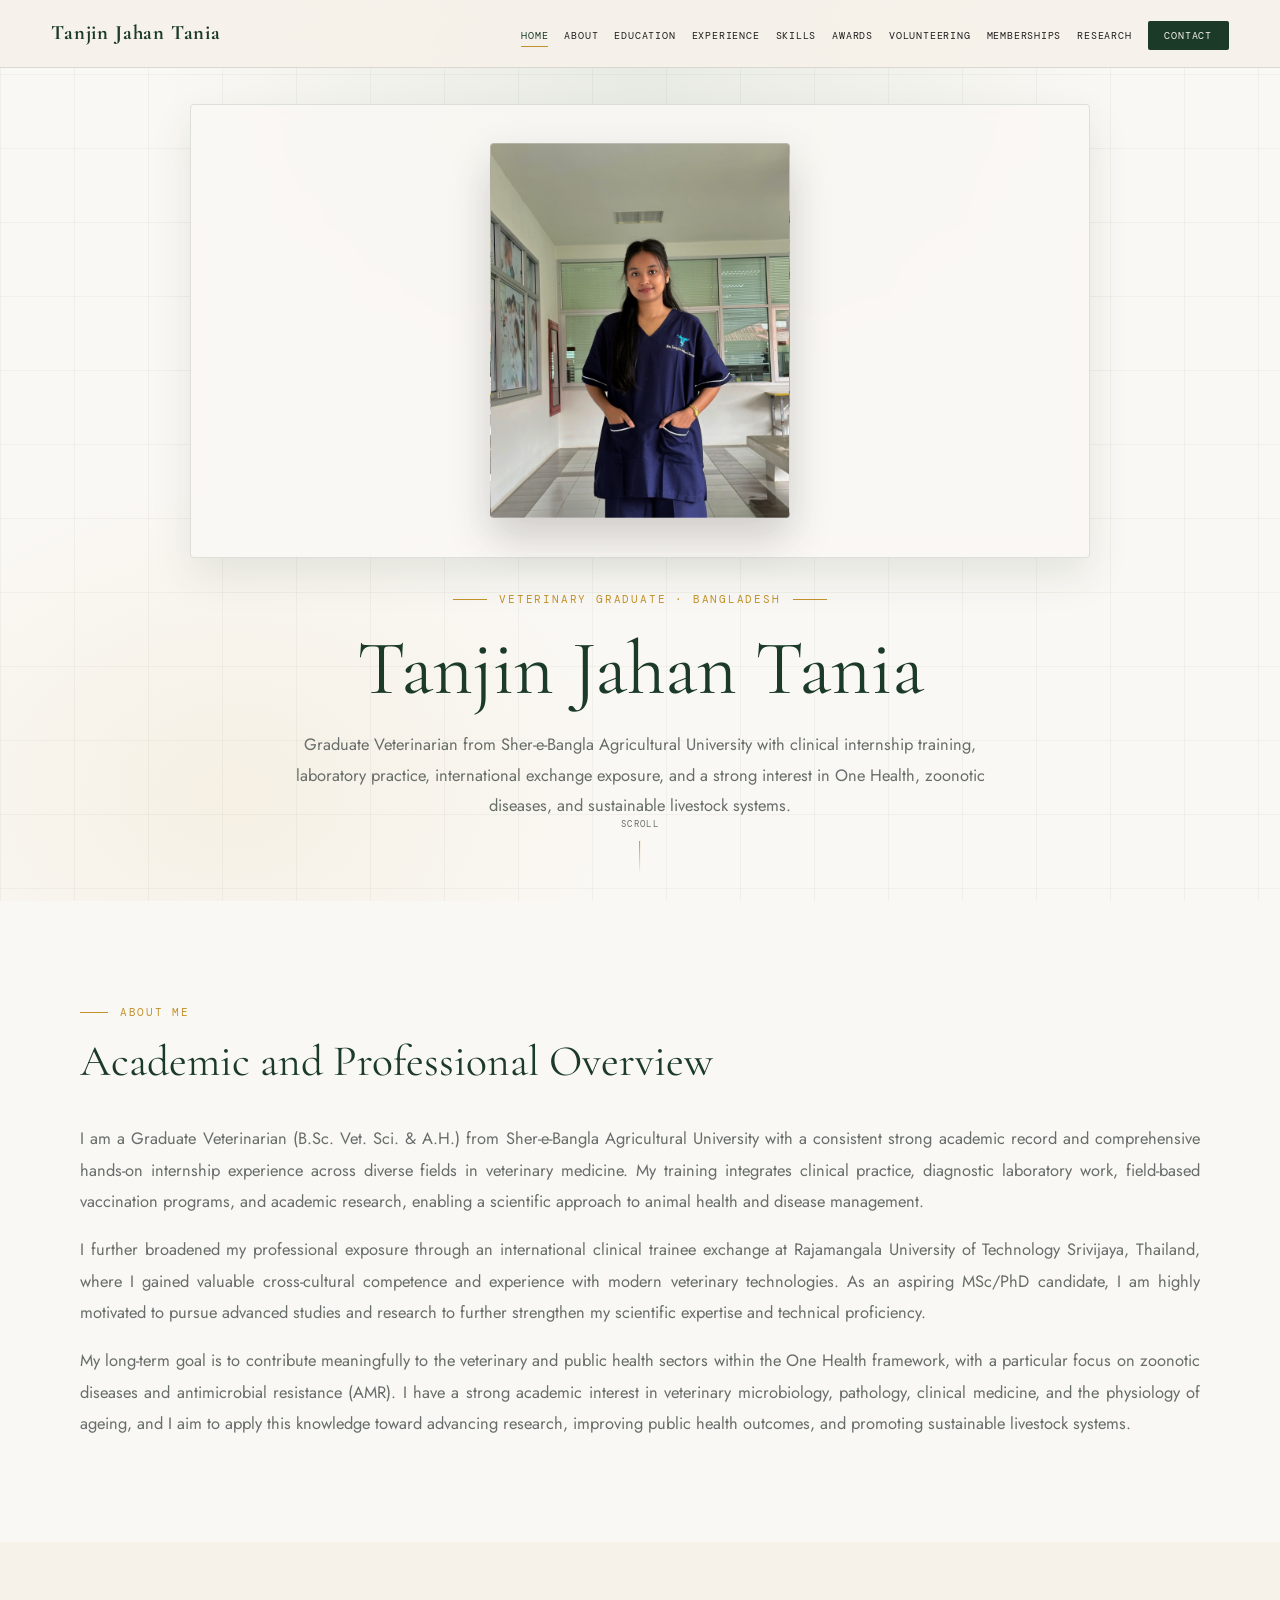
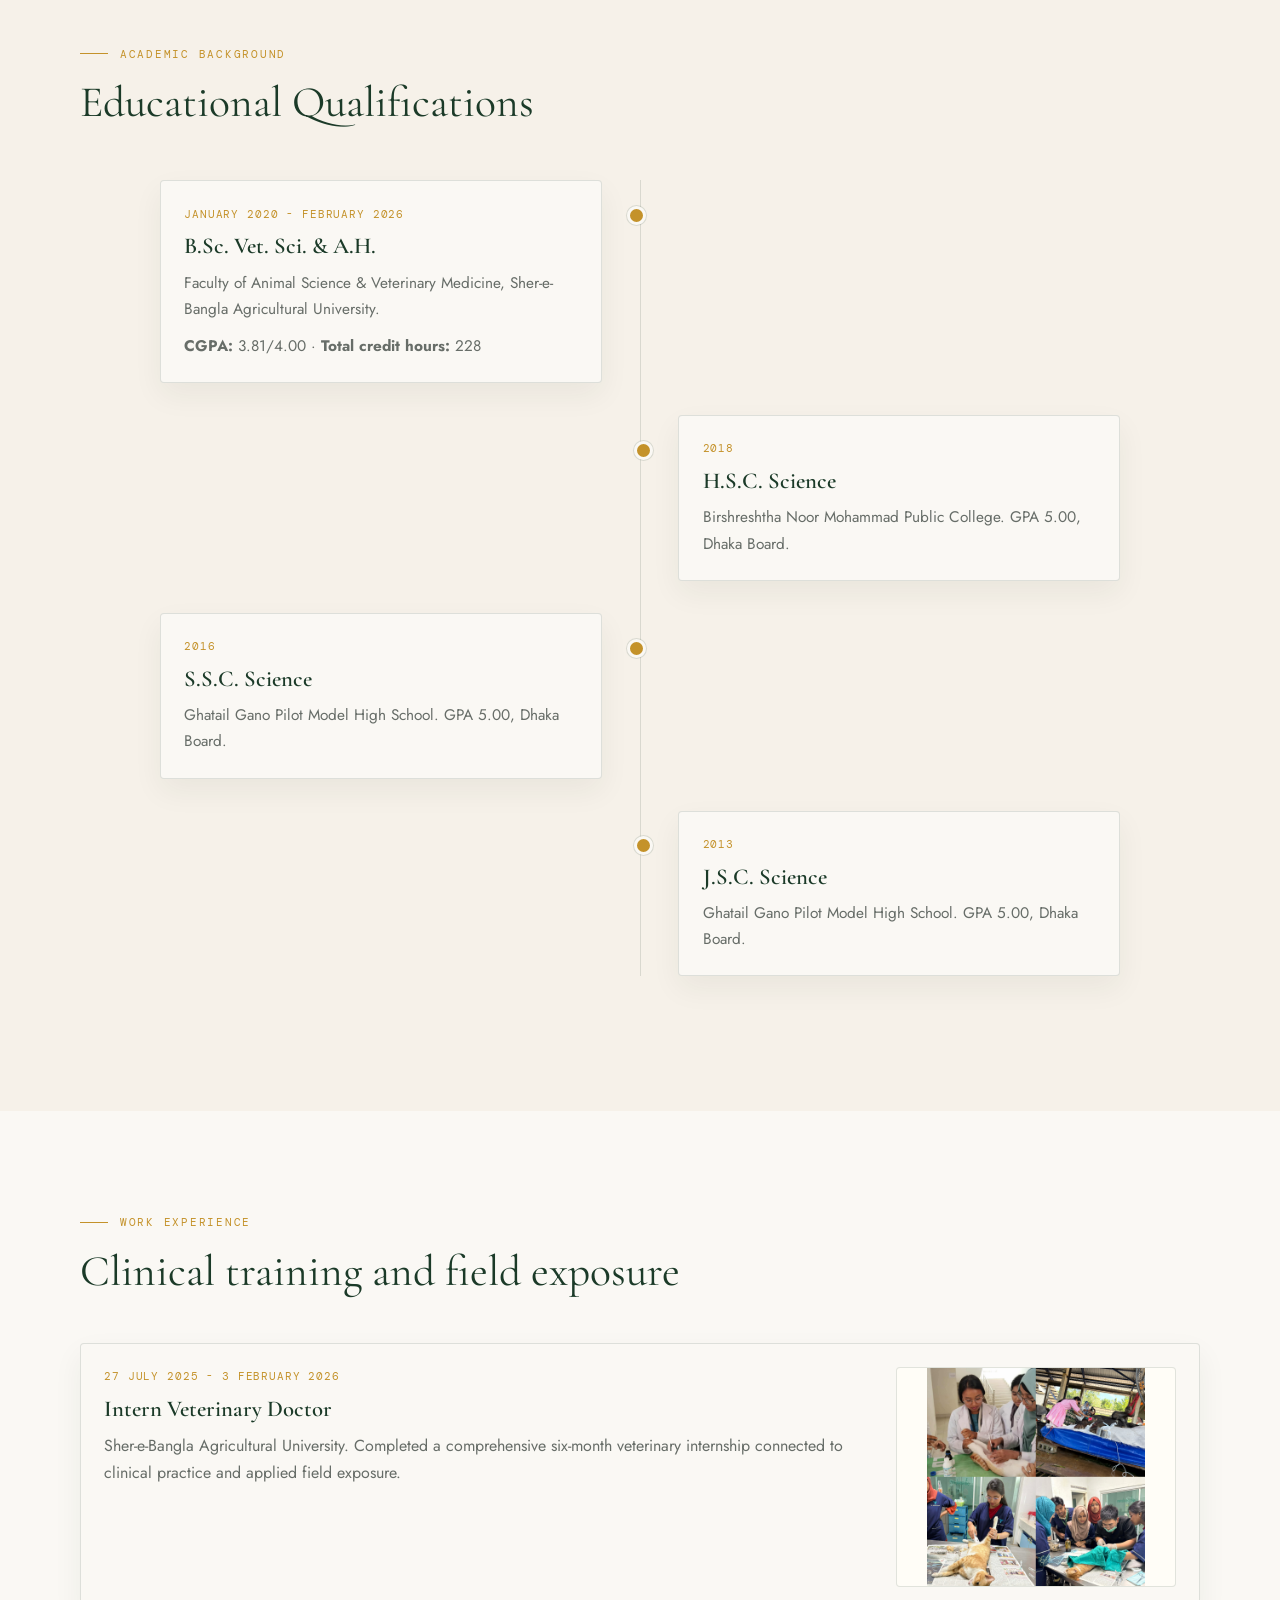
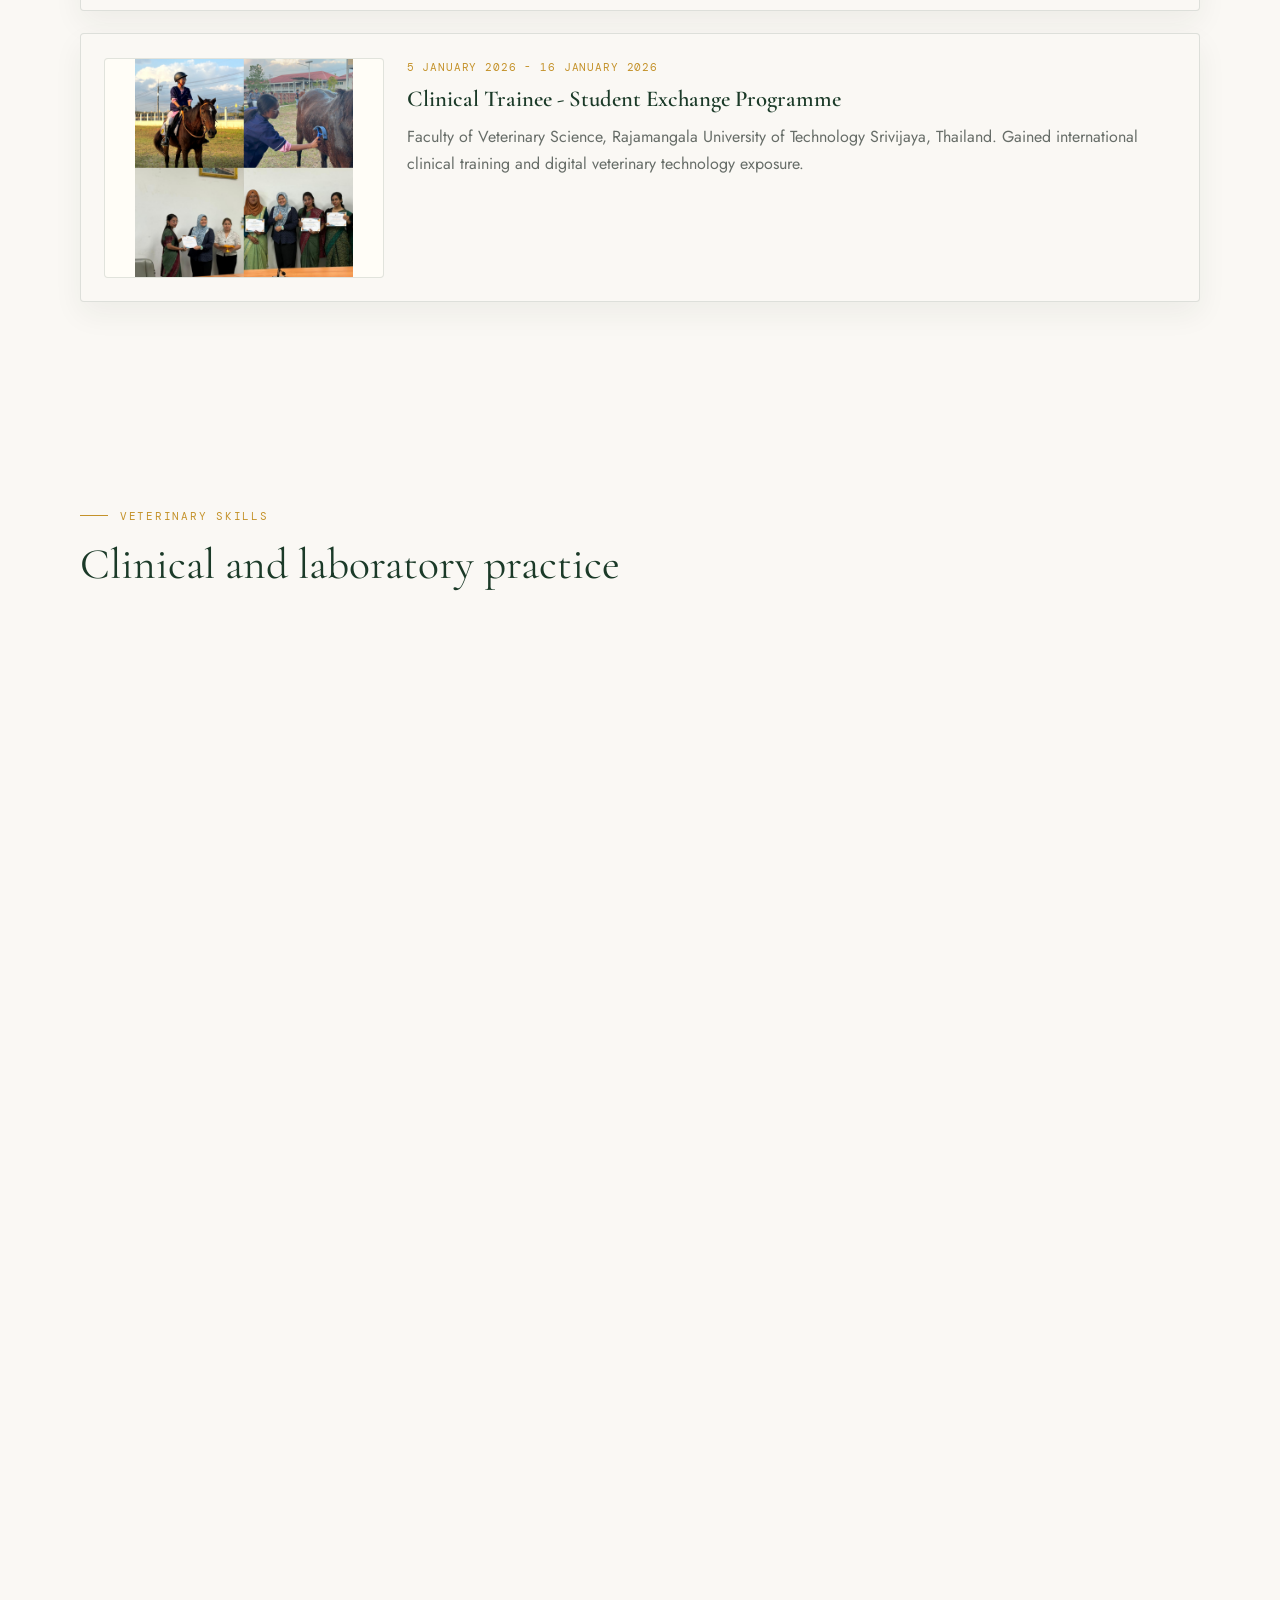
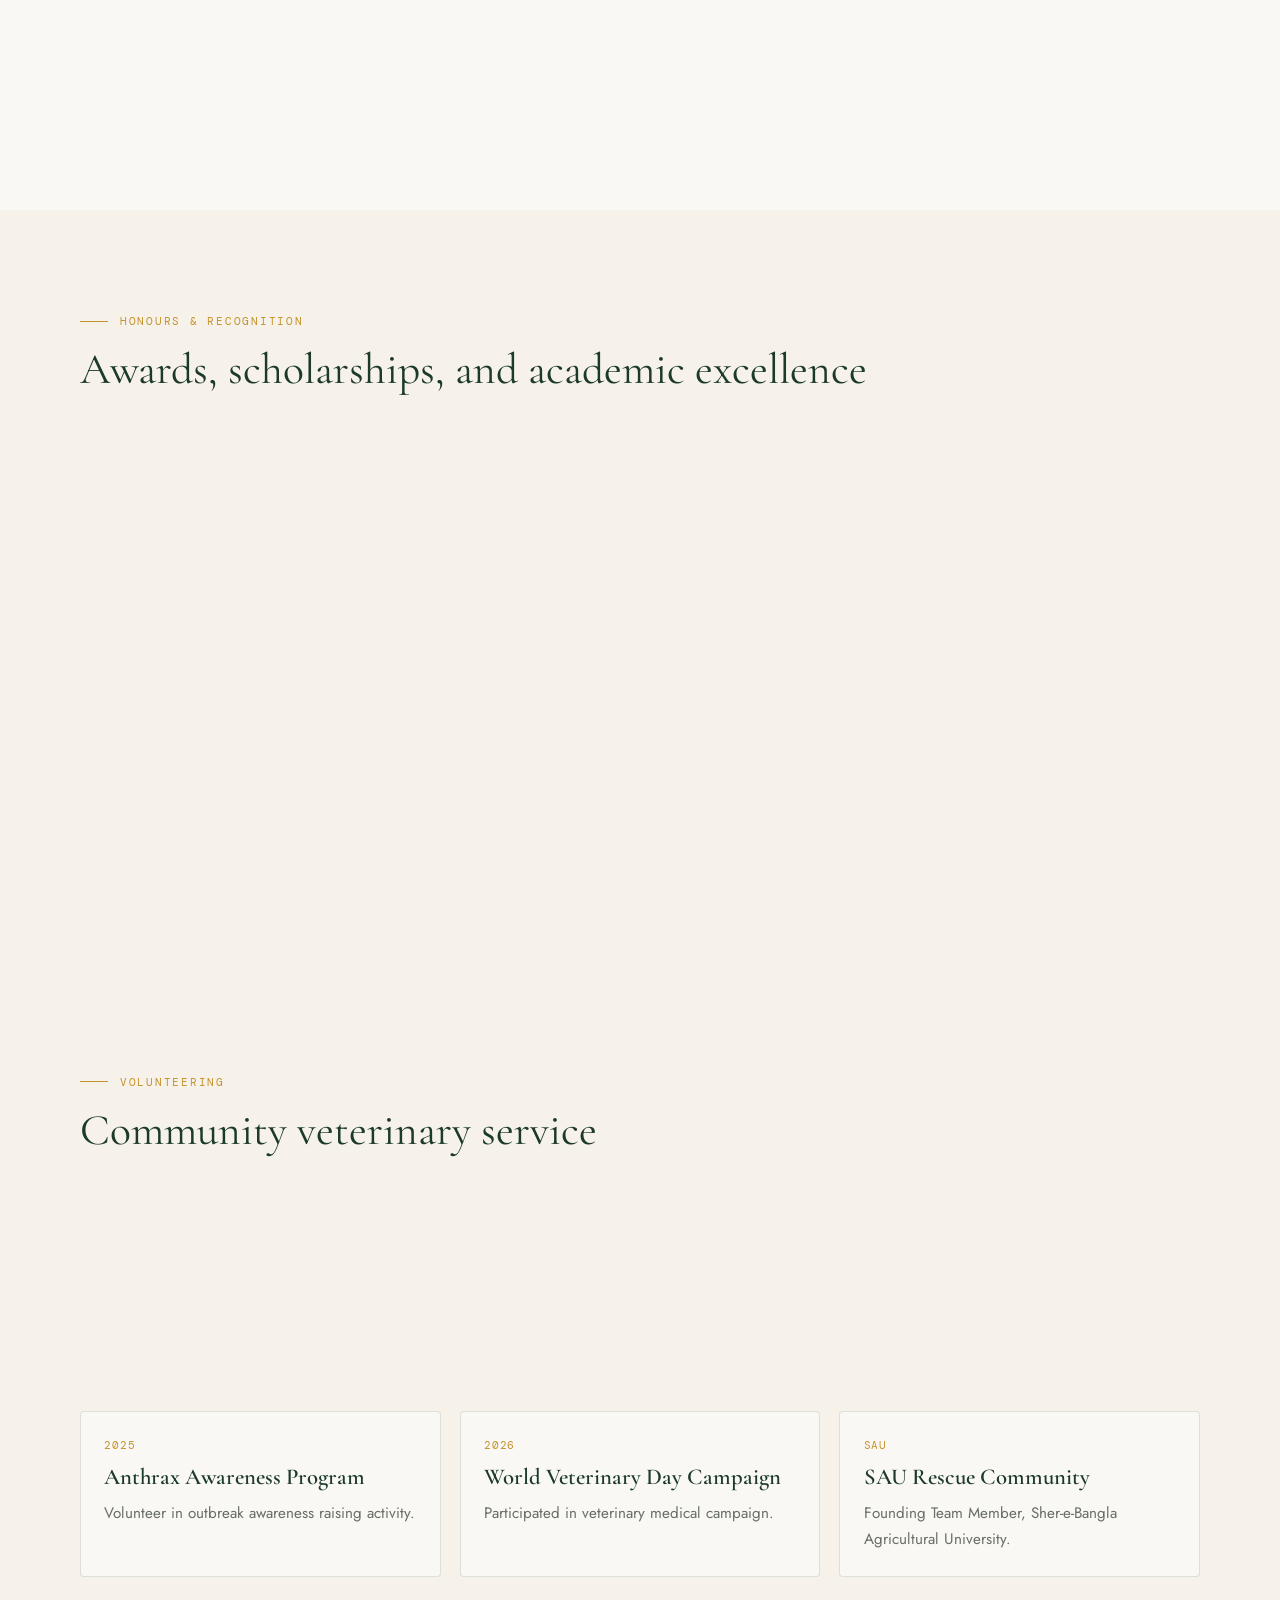
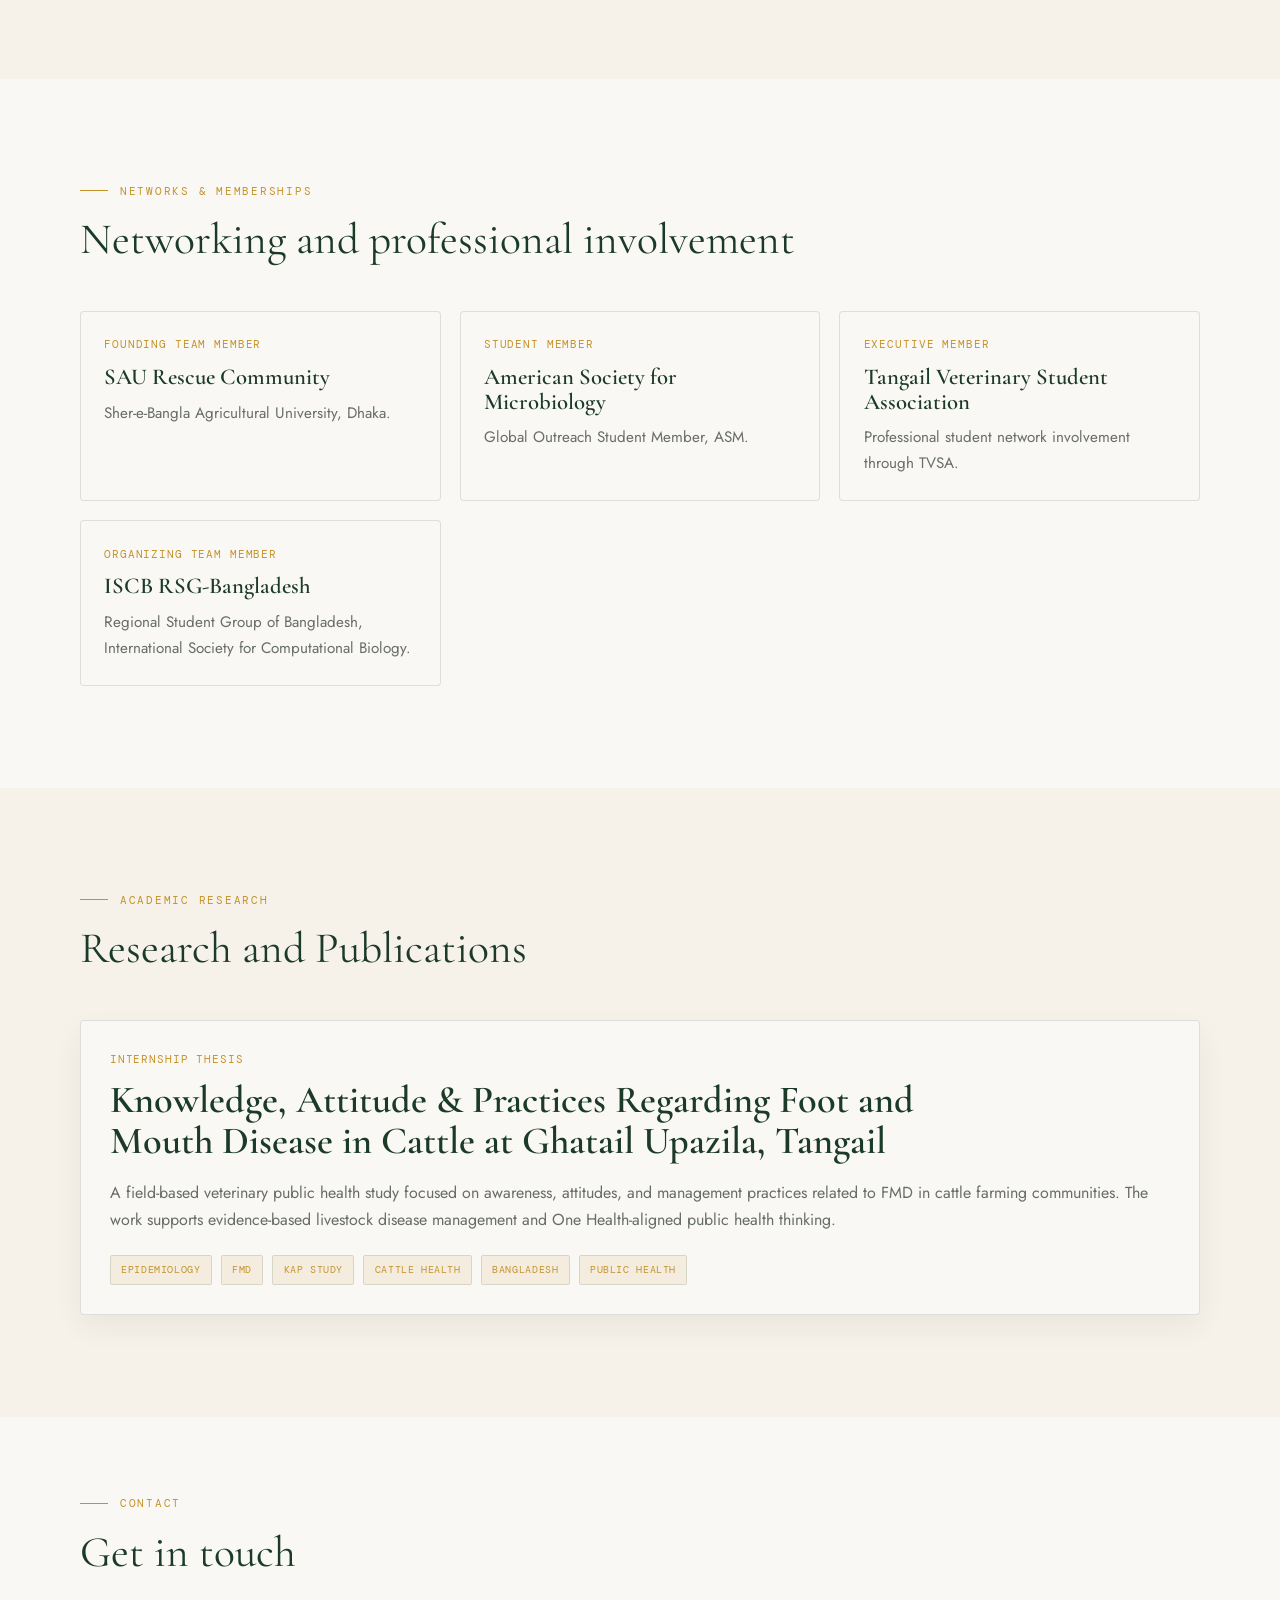
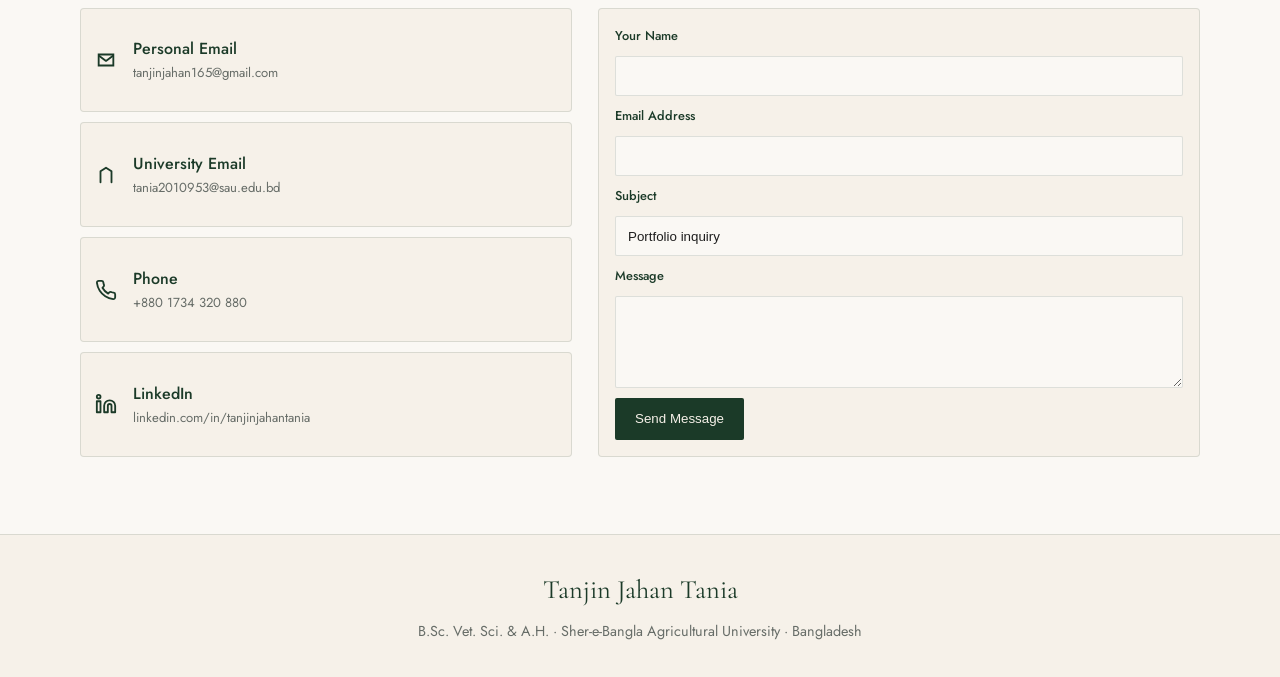
<file: index.html>
<!DOCTYPE html>
<html lang="en">
<head>
<meta charset="UTF-8">
<meta name="viewport" content="width=device-width, initial-scale=1.0">
<meta name="description" content="Portfolio website for Tanjin Jahan Tania, veterinary graduate focused on clinical practice, laboratory diagnostics, One Health, and veterinary public health.">
<title>Tanjin Jahan Tania | Veterinary Graduate</title>
<link href="https://fonts.googleapis.com/css2?family=Cormorant+Garamond:wght@300;400;600;700&family=DM+Mono:wght@300;400&family=Jost:wght@300;400;500;600&display=swap" rel="stylesheet">
<style>
  :root {
    --forest: #1b3a28;
    --forest-2: #2a5940;
    --sage: #6b8f71;
    --sage-soft: #dfeadf;
    --cream: #f6f1e9;
    --warm: #faf8f4;
    --gold: #c4922a;
    --gold-soft: #ead5a8;
    --ink: #1e1e1e;
    --muted: #676d68;
    --line: rgba(27, 58, 40, 0.13);
    --white-line: rgba(255, 255, 255, 0.16);
    --shadow: 0 18px 42px rgba(27, 58, 40, 0.1);
  }

  * { margin: 0; padding: 0; box-sizing: border-box; }
  html { scroll-behavior: smooth; }
  body {
    font-family: "Jost", sans-serif;
    background: var(--warm);
    color: var(--ink);
    overflow-x: hidden;
    line-height: 1.7;
  }
  a { color: inherit; }
  img, svg { display: block; max-width: 100%; }

  nav {
    position: fixed;
    inset: 0 0 auto 0;
    z-index: 100;
    display: flex;
    align-items: center;
    justify-content: space-between;
    gap: 1.2rem;
    padding: 1.02rem 3.2rem;
    border-bottom: 1px solid var(--line);
    background: rgba(246, 241, 233, 0.94);
    backdrop-filter: blur(14px);
    transition: padding 0.25s ease, background 0.25s ease;
  }
  nav.scrolled { padding-block: 0.72rem; background: rgba(246, 241, 233, 0.98); }
  .nav-logo {
    color: var(--forest);
    font-family: "Cormorant Garamond", serif;
    font-size: 1.28rem;
    font-weight: 700;
    letter-spacing: 0.04em;
    text-decoration: none;
    white-space: nowrap;
  }
  .nav-links {
    display: flex;
    align-items: center;
    gap: 1rem;
    list-style: none;
  }
  .nav-links a {
    position: relative;
    color: var(--ink);
    font-family: "DM Mono", monospace;
    font-size: 0.62rem;
    letter-spacing: 0.08em;
    text-decoration: none;
    text-transform: uppercase;
    transition: color 0.2s ease;
  }
  .nav-links a::after {
    content: "";
    position: absolute;
    left: 0;
    right: 0;
    bottom: -5px;
    height: 1px;
    background: var(--gold);
    transform: scaleX(0);
    transform-origin: left;
    transition: transform 0.22s ease;
  }
  .nav-links a:hover,
  .nav-links a.active { color: var(--forest); }
  .nav-links a:hover::after,
  .nav-links a.active::after { transform: scaleX(1); }
  .nav-cta {
    padding: 0.52rem 1.05rem;
    border-radius: 2px;
    background: var(--forest);
    color: var(--cream) !important;
  }
  .nav-cta::after { display: none; }
  .menu-btn {
    display: none;
    width: 42px;
    height: 42px;
    border: 1px solid var(--line);
    border-radius: 3px;
    background: var(--warm);
    color: var(--forest);
    cursor: pointer;
  }

  section { padding: 6.4rem 5rem; }
  .container { max-width: 1180px; margin: 0 auto; }
  .section-tag {
    display: flex;
    align-items: center;
    gap: 0.75rem;
    margin-bottom: 1rem;
    color: var(--gold);
    font-family: "DM Mono", monospace;
    font-size: 0.68rem;
    letter-spacing: 0.16em;
    text-transform: uppercase;
  }
  .section-tag::before {
    content: "";
    width: 28px;
    height: 1px;
    background: currentColor;
  }
  h1, h2, h3 {
    color: var(--forest);
    font-family: "Cormorant Garamond", serif;
    font-weight: 400;
    line-height: 1.08;
  }
  h1 {
    max-width: 760px;
    margin: 1.2rem auto 1.15rem;
    font-size: clamp(3.1rem, 6vw, 5.2rem);
    text-align: center;
  }
  h2 {
    max-width: 900px;
    font-size: clamp(2.1rem, 3.4vw, 3.2rem);
  }
  h3 {
    font-size: 1.42rem;
    font-weight: 600;
  }
  p { color: var(--muted); }
  .lead {
    max-width: 760px;
    color: var(--muted);
    font-size: 1.05rem;
    line-height: 1.85;
  }

  #home {
    position: relative;
    min-height: 100vh;
    display: grid;
    place-items: center;
    padding: 104px 5rem 5rem;
    overflow: hidden;
    background:
      radial-gradient(ellipse 55% 60% at 50% 8%, rgba(107, 143, 113, 0.13), transparent 68%),
      radial-gradient(ellipse 45% 50% at 18% 88%, rgba(196, 146, 42, 0.08), transparent 68%),
      var(--warm);
  }
  #home::before {
    content: "";
    position: absolute;
    inset: 0;
    background-image:
      linear-gradient(rgba(27, 58, 40, 0.045) 1px, transparent 1px),
      linear-gradient(90deg, rgba(27, 58, 40, 0.045) 1px, transparent 1px);
    background-size: 74px 74px;
    pointer-events: none;
  }
  .home-card {
    position: relative;
    z-index: 2;
    width: min(100%, 900px);
    display: grid;
    justify-items: center;
    padding: clamp(1.4rem, 3vw, 2.4rem);
    border: 1px solid var(--line);
    border-radius: 4px;
    background: rgba(250, 248, 244, 0.82);
    box-shadow: var(--shadow);
    backdrop-filter: blur(10px);
  }
  .profile-stage {
    position: relative;
    width: min(100%, 430px);
    min-height: 440px;
    display: grid;
    place-items: center;
    overflow: hidden;
    border: 1px solid rgba(255, 255, 255, 0.18);
    border-radius: 4px;
    background:
      radial-gradient(circle at 22% 20%, rgba(234, 213, 168, 0.25), transparent 34%),
      linear-gradient(135deg, #173323, #274f39 58%, #173323);
  }
  .profile-watermark {
    position: absolute;
    inset: 0;
    width: 100%;
    height: 100%;
    color: rgba(246, 241, 233, 0.16);
    pointer-events: none;
  }
  .profile-photo-slot {
    position: relative;
    z-index: 2;
    width: min(72%, 300px);
    aspect-ratio: 4 / 5;
    overflow: hidden;
    border: 1px solid rgba(255, 255, 255, 0.24);
    border-radius: 4px;
    background:
      linear-gradient(145deg, rgba(246, 241, 233, 0.14), rgba(246, 241, 233, 0.05)),
      radial-gradient(circle at 50% 30%, rgba(232, 192, 110, 0.2), transparent 48%);
    background-position: center;
    background-size: cover;
    box-shadow: 0 20px 44px rgba(0, 0, 0, 0.18);
  }
  .photo-note {
    position: absolute;
    left: 1rem;
    right: 1rem;
    bottom: 1rem;
    z-index: 3;
    padding: 0.78rem 0.9rem;
    border: 1px solid var(--white-line);
    border-radius: 3px;
    background: rgba(27, 58, 40, 0.74);
  }
  .photo-note strong {
    display: block;
    color: var(--cream);
    font-size: 0.86rem;
    font-weight: 500;
  }
  .photo-note span {
    color: rgba(246, 241, 233, 0.74);
    font-size: 0.78rem;
  }
  .has-photo .photo-note span { display: none; }
  .hero-tag {
    display: flex;
    align-items: center;
    justify-content: center;
    gap: 0.8rem;
    margin-top: 2rem;
    color: var(--gold);
    font-family: "DM Mono", monospace;
    font-size: 0.7rem;
    letter-spacing: 0.16em;
    text-transform: uppercase;
  }
  .hero-tag::before,
  .hero-tag::after {
    content: "";
    width: 34px;
    height: 1px;
    background: var(--gold);
  }
  .hero-subtitle {
    max-width: 720px;
    margin: 0 auto;
    color: var(--muted);
    font-size: 1.03rem;
    line-height: 1.85;
    text-align: center;
  }
  .scroll-indicator {
    position: absolute;
    bottom: 1.6rem;
    left: 50%;
    z-index: 5;
    display: grid;
    justify-items: center;
    gap: 0.5rem;
    transform: translateX(-50%);
    color: var(--muted);
    font-family: "DM Mono", monospace;
    font-size: 0.58rem;
    letter-spacing: 0.14em;
    text-transform: uppercase;
  }
  .scroll-indicator::after {
    content: "";
    width: 1px;
    height: 34px;
    background: linear-gradient(var(--gold), transparent);
  }

  .about-copy {
    margin-top: 2.4rem;
    max-width: none;
  }
  .about-copy p {
    color: var(--muted);
    font-size: 1.03rem;
    line-height: 1.92;
    text-align: justify;
  }
  .about-copy p + p { margin-top: 1rem; }

  #education, #awards, #volunteering, #research { background: var(--cream); }
  .edu-timeline {
    position: relative;
    max-width: 960px;
    margin: 3.4rem auto 0;
  }
  .edu-timeline::before {
    content: "";
    position: absolute;
    top: 0;
    bottom: 0;
    left: 50%;
    width: 1px;
    background: var(--line);
  }
  .edu-item {
    position: relative;
    width: calc(50% - 2.4rem);
    margin-bottom: 2rem;
    padding: 1.45rem;
    border: 1px solid var(--line);
    border-radius: 4px;
    background: var(--warm);
    box-shadow: 0 12px 30px rgba(27, 58, 40, 0.06);
  }
  .edu-item:nth-child(even) { margin-left: calc(50% + 2.4rem); }
  .edu-item::before {
    content: "";
    position: absolute;
    top: 1.55rem;
    width: 13px;
    height: 13px;
    border: 3px solid var(--warm);
    border-radius: 50%;
    background: var(--gold);
    box-shadow: 0 0 0 1px var(--line);
  }
  .edu-item:nth-child(odd)::before { right: -2.84rem; }
  .edu-item:nth-child(even)::before { left: -2.84rem; }
  .edu-item p { margin-top: 0.68rem; font-size: 0.96rem; }
  .meta {
    display: block;
    margin-bottom: 0.72rem;
    color: var(--gold);
    font-family: "DM Mono", monospace;
    font-size: 0.67rem;
    letter-spacing: 0.08em;
    text-transform: uppercase;
  }

  .work-list {
    display: grid;
    gap: 1.4rem;
    margin-top: 3rem;
  }
  .work-card {
    display: grid;
    grid-template-columns: minmax(0, 1fr) 280px;
    gap: 1.4rem;
    align-items: stretch;
    padding: 1.45rem;
    border: 1px solid var(--line);
    border-radius: 4px;
    background: var(--warm);
    box-shadow: 0 12px 30px rgba(27, 58, 40, 0.06);
  }
  .work-card:nth-child(even) {
    grid-template-columns: 280px minmax(0, 1fr);
  }
  .work-card:nth-child(even) .work-photo { order: -1; }
  .work-card p { margin-top: 0.7rem; }
  .work-photo,
  .photo-slot {
    position: relative;
    min-height: 220px;
    overflow: hidden;
    border: 1px solid var(--line);
    border-radius: 4px;
    background:
      linear-gradient(135deg, rgba(107, 143, 113, 0.18), transparent),
      var(--cream);
    background-position: center;
    background-size: cover;
  }
  .work-photo {
    background-color: #fffdf7;
    background-repeat: no-repeat;
    background-size: contain;
  }
  .photo-slot.contain {
    background-size: contain;
    background-repeat: no-repeat;
    background-color: #fffdf7;
  }
  .work-photo::after,
  .photo-slot::after {
    content: "";
    position: absolute;
    inset: 0;
    background: linear-gradient(transparent 42%, rgba(27, 58, 40, 0.72));
    opacity: 0;
    transition: opacity 0.2s ease;
  }
  .work-photo.has-photo::after,
  .photo-slot.has-photo::after { opacity: 1; }
  .work-photo.has-photo::after {
    opacity: 0;
  }
  .work-photo .photo-note,
  .photo-slot .photo-note {
    background: rgba(250, 248, 244, 0.9);
  }
  .work-photo .photo-note strong,
  .photo-slot .photo-note strong { color: var(--forest); }
  .work-photo .photo-note span,
  .photo-slot .photo-note span { color: var(--muted); }
  .work-photo.has-photo .photo-note,
  .photo-slot.has-photo .photo-note { background: rgba(27, 58, 40, 0.74); }
  .work-photo.has-photo .photo-note strong,
  .photo-slot.has-photo .photo-note strong { color: var(--cream); }
  .work-photo.has-photo .photo-note {
    display: none;
  }

  .skills-photo-frame {
    position: relative;
    width: min(100%, 820px);
    min-height: 280px;
    aspect-ratio: 16 / 7;
    margin: 2.4rem auto 0;
    overflow: hidden;
    border: 1px solid var(--line);
    border-radius: 4px;
    background:
      linear-gradient(135deg, rgba(107, 143, 113, 0.18), transparent),
      #fffdf7;
    background-position: center;
    background-repeat: no-repeat;
    background-size: contain;
  }
  .skills-photo-frame.has-photo .photo-note {
    display: none;
  }

  .award-grid,
  .skill-grid,
  .membership-grid {
    display: grid;
    grid-template-columns: repeat(3, minmax(0, 1fr));
    gap: 1.2rem;
    margin-top: 3rem;
  }
  .card,
  .skill-card {
    min-height: 100%;
    padding: 1.45rem;
    border: 1px solid var(--line);
    border-radius: 4px;
    background: var(--warm);
    transition: transform 0.25s ease, box-shadow 0.25s ease;
  }
  .card:hover,
  .skill-card:hover {
    transform: translateY(-4px);
    box-shadow: var(--shadow);
  }
  .card p,
  .skill-card p {
    margin-top: 0.7rem;
    font-size: 0.95rem;
  }
  .skill-card h3 { margin-bottom: 0.6rem; }
  .skill-label {
    display: inline-block;
    margin-bottom: 0.8rem;
    padding: 0.25rem 0.55rem;
    border-radius: 2px;
    background: rgba(196, 146, 42, 0.14);
    color: var(--gold);
    font-family: "DM Mono", monospace;
    font-size: 0.62rem;
    letter-spacing: 0.08em;
    text-transform: uppercase;
  }

  .research-card {
    max-width: none;
    margin-top: 3rem;
    padding: 1.8rem;
    border: 1px solid var(--line);
    border-radius: 4px;
    background: var(--warm);
    box-shadow: 0 12px 30px rgba(27, 58, 40, 0.06);
  }
  .research-card h3 {
    max-width: 900px;
    margin: 0.7rem 0 1rem;
    font-size: clamp(1.75rem, 3vw, 2.45rem);
  }
  .tags {
    display: flex;
    flex-wrap: wrap;
    gap: 0.55rem;
    margin-top: 1.35rem;
  }
  .tag {
    padding: 0.35rem 0.65rem;
    border: 1px solid var(--line);
    border-radius: 2px;
    background: rgba(196, 146, 42, 0.1);
    color: var(--gold);
    font-family: "DM Mono", monospace;
    font-size: 0.64rem;
    letter-spacing: 0.06em;
    text-transform: uppercase;
  }

  #contact { padding-block: 4.8rem; }
  .contact-grid {
    display: grid;
    grid-template-columns: 0.9fr 1.1fr;
    gap: 1.6rem;
    margin-top: 2rem;
  }
  .contact-list { display: grid; gap: 0.65rem; }
  .contact-link {
    display: grid;
    grid-template-columns: 26px 1fr;
    gap: 0.75rem;
    align-items: center;
    padding: 0.72rem 0.85rem;
    border: 1px solid var(--line);
    border-radius: 4px;
    background: var(--cream);
    color: var(--ink);
    text-decoration: none;
  }
  .contact-link svg { color: var(--forest); }
  .contact-link span { display: block; color: var(--muted); font-size: 0.82rem; }
  .contact-link strong { display: block; color: var(--forest); font-weight: 500; }
  .contact-form {
    display: grid;
    gap: 0.58rem;
    padding: 1rem;
    border: 1px solid var(--line);
    border-radius: 4px;
    background: var(--cream);
  }
  label {
    color: var(--forest);
    font-size: 0.8rem;
    font-weight: 500;
  }
  input, textarea {
    width: 100%;
    min-height: 40px;
    padding: 0.62rem 0.75rem;
    border: 1px solid var(--line);
    border-radius: 2px;
    background: var(--warm);
    color: var(--ink);
    outline: none;
  }
  textarea { min-height: 92px; resize: vertical; }
  input:focus, textarea:focus { border-color: var(--gold); }
  .submit {
    width: max-content;
    min-height: 42px;
    padding: 0 1.25rem;
    border: 0;
    border-radius: 2px;
    background: var(--forest);
    color: var(--cream);
    cursor: pointer;
  }

  footer {
    padding: 2.1rem 5rem;
    border-top: 1px solid var(--line);
    background: var(--cream);
    text-align: center;
  }
  .footer-name {
    color: var(--forest);
    font-family: "Cormorant Garamond", serif;
    font-size: 1.65rem;
  }
  .footer-note { margin-top: 0.35rem; color: var(--muted); font-size: 0.9rem; }

  .fade-up {
    opacity: 0;
    transform: translateY(22px);
    transition: opacity 0.55s ease, transform 0.55s ease;
  }
  .fade-up.visible { opacity: 1; transform: translateY(0); }

  @media (max-width: 1120px) {
    nav { padding-inline: 1.5rem; }
    .menu-btn { display: grid; place-items: center; }
    .nav-links {
      position: fixed;
      left: 0;
      right: 0;
      top: 68px;
      display: none;
      padding: 1.35rem 1.5rem 1.6rem;
      border-bottom: 1px solid var(--line);
      background: rgba(246, 241, 233, 0.98);
      flex-direction: column;
      align-items: flex-start;
      gap: 1rem;
    }
    body.menu-open .nav-links { display: flex; }
    section, #home { padding-inline: 1.5rem; }
    .award-grid, .skill-grid, .membership-grid { grid-template-columns: repeat(2, minmax(0, 1fr)); }
    .contact-grid { grid-template-columns: 1fr; }
  }

  @media (max-width: 760px) {
    .nav-logo { font-size: 1.08rem; }
    #home { padding-top: 92px; }
    .home-card { padding: 1rem; }
    .profile-stage { min-height: 340px; }
    .edu-timeline::before { left: 0; }
    .edu-item, .edu-item:nth-child(even) {
      width: auto;
      margin-left: 1.6rem;
    }
    .edu-item:nth-child(odd)::before,
    .edu-item:nth-child(even)::before { left: -2.06rem; right: auto; }
    .work-card,
    .work-card:nth-child(even) {
      grid-template-columns: 1fr;
    }
    .work-card:nth-child(even) .work-photo { order: 0; }
    .award-grid, .skill-grid, .membership-grid { grid-template-columns: 1fr; }
    .about-copy p { text-align: left; }
    footer { padding-inline: 1.5rem; }
  }
</style>
</head>
<body>
<nav id="navbar">
  <a href="#home" class="nav-logo">Tanjin Jahan Tania</a>
  <button class="menu-btn" type="button" aria-label="Open menu" aria-expanded="false" onclick="toggleMenu()">Menu</button>
  <ul class="nav-links">
    <li><a href="#home">Home</a></li>
    <li><a href="#about">About</a></li>
    <li><a href="#education">Education</a></li>
    <li><a href="#experience">Experience</a></li>
    <li><a href="#skills">Skills</a></li>
    <li><a href="#awards">Awards</a></li>
    <li><a href="#volunteering">Volunteering</a></li>
    <li><a href="#memberships">Memberships</a></li>
    <li><a href="#research">Research</a></li>
    <li><a href="#contact" class="nav-cta">Contact</a></li>
  </ul>
</nav>

<main>
  <section id="home">
    <div class="home-card fade-up">
      
        <div class="profile-photo-slot" data-photo="assets/img/profile-photo.jpg">
          
        </div>
      </div>
      <div class="hero-tag">Veterinary Graduate &middot; Bangladesh</div>
      <h1>Tanjin Jahan Tania</h1>
      <p class="hero-subtitle">Graduate Veterinarian from Sher-e-Bangla Agricultural University with clinical internship training, laboratory practice, international exchange exposure, and a strong interest in One Health, zoonotic diseases, and sustainable livestock systems.</p>
    </div>
    <div class="scroll-indicator">Scroll</div>
  </section>

  <section id="about">
    <div class="container">
      <div class="section-tag">About Me</div>
      <h2>Academic and Professional Overview</h2>
      <div class="about-copy fade-up">
        <p>I am a Graduate Veterinarian (B.Sc. Vet. Sci. &amp; A.H.) from Sher-e-Bangla Agricultural University with a consistent strong academic record and comprehensive hands-on internship experience across diverse fields in veterinary medicine. My training integrates clinical practice, diagnostic laboratory work, field-based vaccination programs, and academic research, enabling a scientific approach to animal health and disease management.</p>
        <p>I further broadened my professional exposure through an international clinical trainee exchange at Rajamangala University of Technology Srivijaya, Thailand, where I gained valuable cross-cultural competence and experience with modern veterinary technologies. As an aspiring MSc/PhD candidate, I am highly motivated to pursue advanced studies and research to further strengthen my scientific expertise and technical proficiency.</p>
        <p>My long-term goal is to contribute meaningfully to the veterinary and public health sectors within the One Health framework, with a particular focus on zoonotic diseases and antimicrobial resistance (AMR). I have a strong academic interest in veterinary microbiology, pathology, clinical medicine, and the physiology of ageing, and I aim to apply this knowledge toward advancing research, improving public health outcomes, and promoting sustainable livestock systems.</p>
      </div>
    </div>
  </section>

  <section id="education">
    <div class="container">
      <div class="section-tag">Academic Background</div>
      <h2>Educational Qualifications</h2>
      <div class="edu-timeline">
        <article class="edu-item fade-up">
          <span class="meta">January 2020 - February 2026</span>
          <h3>B.Sc. Vet. Sci. &amp; A.H.</h3>
          <p>Faculty of Animal Science &amp; Veterinary Medicine, Sher-e-Bangla Agricultural University.</p>
          <p><strong>CGPA:</strong> 3.81/4.00 &middot; <strong>Total credit hours:</strong> 228</p>
        </article>
        <article class="edu-item fade-up">
          <span class="meta">2018</span>
          <h3>H.S.C. Science</h3>
          <p>Birshreshtha Noor Mohammad Public College. GPA 5.00, Dhaka Board.</p>
        </article>
        <article class="edu-item fade-up">
          <span class="meta">2016</span>
          <h3>S.S.C. Science</h3>
          <p>Ghatail Gano Pilot Model High School. GPA 5.00, Dhaka Board.</p>
        </article>
        <article class="edu-item fade-up">
          <span class="meta">2013</span>
          <h3>J.S.C. Science</h3>
          <p>Ghatail Gano Pilot Model High School. GPA 5.00, Dhaka Board.</p>
        </article>
      </div>
    </div>
  </section>

  <section id="experience">
    <div class="container">
      <div class="section-tag">Work Experience</div>
      <h2>Clinical training and field exposure</h2>
      <div class="work-list">
        <article class="work-card fade-up">
          <div>
            <span class="meta">27 July 2025 - 3 February 2026</span>
            <h3>Intern Veterinary Doctor</h3>
            <p>Sher-e-Bangla Agricultural University. Completed a comprehensive six-month veterinary internship connected to clinical practice and applied field exposure.</p>
          </div>
          <div class="work-photo" data-photo="assets/img/work-internship.jpg">
            
          </div>
        </article>
        <article class="work-card fade-up">
          <div>
            <span class="meta">5 January 2026 - 16 January 2026</span>
            <h3>Clinical Trainee - Student Exchange Programme</h3>
            <p>Faculty of Veterinary Science, Rajamangala University of Technology Srivijaya, Thailand. Gained international clinical training and digital veterinary technology exposure.</p>
          </div>
          <div class="work-photo" data-photo="assets/img/exchange-thailand.jpg">
            
          </div>
        </article>
      </div>
    </div>
  </section>

  <section id="skills">
    <div class="container">
      <div class="section-tag">Veterinary Skills</div>
      <h2>Clinical and laboratory practice</h2>
      <div class="skills-photo-frame fade-up" data-photo="assets/img/veterinary-skills-landscape.jpg">
        <div class="photo-note"><strong>Veterinary skills photo</strong><span>veterinary-skills-landscape.jpg</span></div>
      </div>
      <div class="skill-grid">
        <article class="skill-card fade-up"><span class="skill-label">Clinical Diagnosis</span><h3>History Taking &amp; Physical Examination</h3><p>Clinical internship foundation in case observation, patient assessment, and supervised veterinary care workflow.</p></article>
        <article class="skill-card fade-up"><span class="skill-label">Veterinary Practice</span><h3>Disease Diagnosis &amp; Treatment</h3><p>Diagnosed diseases and implemented appropriate treatment protocols including medication and supportive therapy under supervision.</p></article>
        <article class="skill-card fade-up"><span class="skill-label">Diagnostic Laboratory Practice</span><h3>California Mastitis Test</h3><p>Hands-on CMT exposure for mastitis screening and herd-level udder health awareness.</p></article>
        <article class="skill-card fade-up"><span class="skill-label">Field Health</span><h3>Vaccination Campaigns</h3><p>Rabies and PPR vaccination campaign participation with community-facing preventive medicine experience.</p></article>
        <article class="skill-card fade-up"><span class="skill-label">Wet Lab</span><h3>Histology &amp; Staining</h3><p>Histological tissue processing, microscopic slide preparation, and staining practice.</p></article>
        <article class="skill-card fade-up"><span class="skill-label">Microbiology</span><h3>Bacterial Culture</h3><p>Laboratory training in bacterial culture methods used in veterinary microbiology learning.</p></article>
        <article class="skill-card fade-up"><span class="skill-label">Molecular</span><h3>DNA Extraction &amp; PCR</h3><p>Molecular laboratory exposure supporting diagnostic and research-oriented veterinary training.</p></article>
      </div>
    </div>
  </section>

  <section id="awards">
    <div class="container">
      <div class="section-tag">Honours &amp; Recognition</div>
      <h2>Awards, scholarships, and academic excellence</h2>
      <div class="award-grid">
        <article class="card fade-up"><span class="meta">2022</span><h3>WVA/MSD Veterinary Student Scholarship</h3><p>A recipient of prestigious MSD Animal Health / World Veterinary Association Veterinary Student Scholarship Program (2022).</p></article>
        <article class="card fade-up"><span class="meta">3 Times</span><h3>Dean's Award</h3><p>Received the Dean's Award on three occasions in recognition of consistently outstanding academic performance across consecutive semesters at each academic level.</p></article>
        <article class="card fade-up"><span class="meta">2023</span><h3>Kazi Farm Scholarship</h3><p>Awarded by Kazi Farms.</p></article>
        <article class="card fade-up"><span class="meta">2024</span><h3>SAU Trust Stipend</h3><p>Awarded by Sher-e-Bangla Agricultural University.</p></article>
        <article class="card fade-up"><span class="meta">Olympiad</span><h3>Veterinary &amp; Agricultural Olympiad</h3><p>Participated in Bangladesh Veterinary Olympiad and Bangladesh Agricultural Olympiad.</p></article>
      </div>
    </div>
  </section>

  <section id="volunteering">
    <div class="container">
      <div class="section-tag">Volunteering</div>
      <h2>Community veterinary service</h2>
      <div class="award-grid">
        <article class="card fade-up"><span class="meta">2024</span><h3>Mass Rabies Vaccination Campaign</h3><p>Vaccinator, Dhaka North City Corporation, Dhaka.</p></article>
        <article class="card fade-up"><span class="meta">2025</span><h3>Free Veterinary Treatment Campaign</h3><p>Volunteer at Upazila Veterinary Hospital, Ghatail, Tangail.</p></article>
        <article class="card fade-up"><span class="meta">2025</span><h3>Free PPR Vaccination Program</h3><p>Volunteer supporting preventive livestock health service.</p></article>
        <article class="card fade-up"><span class="meta">2025</span><h3>Anthrax Awareness Program</h3><p>Volunteer in outbreak awareness raising activity.</p></article>
        <article class="card fade-up"><span class="meta">2026</span><h3>World Veterinary Day Campaign</h3><p>Participated in veterinary medical campaign.</p></article>
        <article class="card fade-up"><span class="meta">SAU</span><h3>SAU Rescue Community</h3><p>Founding Team Member, Sher-e-Bangla Agricultural University.</p></article>
      </div>
    </div>
  </section>

  <section id="memberships">
    <div class="container">
      <div class="section-tag">Networks &amp; Memberships</div>
      <h2>Networking and professional involvement</h2>
      <div class="membership-grid">
        <article class="card fade-up"><span class="meta">Founding Team Member</span><h3>SAU Rescue Community</h3><p>Sher-e-Bangla Agricultural University, Dhaka.</p></article>
        <article class="card fade-up"><span class="meta">Student Member</span><h3>American Society for Microbiology</h3><p>Global Outreach Student Member, ASM.</p></article>
        <article class="card fade-up"><span class="meta">Executive Member</span><h3>Tangail Veterinary Student Association</h3><p>Professional student network involvement through TVSA.</p></article>
        <article class="card fade-up"><span class="meta">Organizing Team Member</span><h3>ISCB RSG-Bangladesh</h3><p>Regional Student Group of Bangladesh, International Society for Computational Biology.</p></article>
      </div>
    </div>
  </section>

  <section id="research">
    <div class="container">
      <div class="section-tag">Academic Research</div>
      <h2>Research and Publications</h2>
      <article class="research-card fade-up">
        <span class="meta">Internship Thesis</span>
        <h3>Knowledge, Attitude &amp; Practices Regarding Foot and Mouth Disease in Cattle at Ghatail Upazila, Tangail</h3>
        <p>A field-based veterinary public health study focused on awareness, attitudes, and management practices related to FMD in cattle farming communities. The work supports evidence-based livestock disease management and One Health-aligned public health thinking.</p>
        <div class="tags">
          <span class="tag">Epidemiology</span>
          <span class="tag">FMD</span>
          <span class="tag">KAP Study</span>
          <span class="tag">Cattle Health</span>
          <span class="tag">Bangladesh</span>
          <span class="tag">Public Health</span>
        </div>
      </article>
    </div>
  </section>

  <section id="contact">
    <div class="container">
      <div class="section-tag">Contact</div>
      <h2>Get in touch</h2>
      <div class="contact-grid">
        <div class="contact-list fade-up">
          <a class="contact-link" href="mailto:tanjinjahan165@gmail.com">
            <svg width="22" height="22" viewBox="0 0 24 24" fill="none"><path d="M4 6h16v12H4z" stroke="currentColor" stroke-width="2"/><path d="m4 7 8 6 8-6" stroke="currentColor" stroke-width="2" stroke-linejoin="round"/></svg>
            <div><strong>Personal Email</strong><span>tanjinjahan165@gmail.com</span></div>
          </a>
          <a class="contact-link" href="mailto:tania2010953@sau.edu.bd">
            <svg width="22" height="22" viewBox="0 0 24 24" fill="none"><path d="M6 20V8l6-4 6 4v12" stroke="currentColor" stroke-width="2" stroke-linecap="round" stroke-linejoin="round"/></svg>
            <div><strong>University Email</strong><span>tania2010953@sau.edu.bd</span></div>
          </a>
          <a class="contact-link" href="tel:+8801734320880">
            <svg width="22" height="22" viewBox="0 0 24 24" fill="none"><path d="M22 16.9v3a2 2 0 0 1-2.2 2 19.8 19.8 0 0 1-8.6-3.1 19.4 19.4 0 0 1-6-6A19.8 19.8 0 0 1 2.1 4.2 2 2 0 0 1 4.1 2h3a2 2 0 0 1 2 1.7c.1.9.3 1.8.7 2.6a2 2 0 0 1-.5 2.1L8.1 9.6a16 16 0 0 0 6.3 6.3l1.2-1.2a2 2 0 0 1 2.1-.5c.8.3 1.7.6 2.6.7a2 2 0 0 1 1.7 2Z" stroke="currentColor" stroke-width="2" stroke-linecap="round" stroke-linejoin="round"/></svg>
            <div><strong>Phone</strong><span>+880 1734 320 880</span></div>
          </a>
          <a class="contact-link" href="https://www.linkedin.com/in/tanjinjahantania" target="_blank" rel="noreferrer">
            <svg width="22" height="22" viewBox="0 0 24 24" fill="none"><path d="M16 8a6 6 0 0 1 6 6v7h-4v-7a2 2 0 0 0-4 0v7h-4v-7a6 6 0 0 1 6-6ZM2 9h4v12H2zM4 6a2 2 0 1 0 0-4 2 2 0 0 0 0 4Z" stroke="currentColor" stroke-width="2" stroke-linejoin="round"/></svg>
            <div><strong>LinkedIn</strong><span>linkedin.com/in/tanjinjahantania</span></div>
          </a>
        </div>
        <form class="contact-form fade-up" onsubmit="sendMessage(event)">
          <label for="name">Your Name</label>
          <input id="name" name="name" autocomplete="name" required>
          <label for="email">Email Address</label>
          <input id="email" name="email" type="email" autocomplete="email" required>
          <label for="subject">Subject</label>
          <input id="subject" name="subject" value="Portfolio inquiry">
          <label for="message">Message</label>
          <textarea id="message" name="message" required></textarea>
          <button class="submit" type="submit">Send Message</button>
        </form>
      </div>
    </div>
  </section>
</main>

<footer>
  <div class="footer-name">Tanjin Jahan Tania</div>
  <div class="footer-note">B.Sc. Vet. Sci. &amp; A.H. &middot; Sher-e-Bangla Agricultural University &middot; Bangladesh</div>
</footer>

<script>
  const navbar = document.getElementById("navbar");
  const navLinks = document.querySelectorAll(".nav-links a");
  const menuBtn = document.querySelector(".menu-btn");

  function toggleMenu() {
    const isOpen = document.body.classList.toggle("menu-open");
    menuBtn.setAttribute("aria-expanded", String(isOpen));
    menuBtn.textContent = isOpen ? "Close" : "Menu";
  }

  function updateNav() {
    navbar.classList.toggle("scrolled", window.scrollY > 50);
    let current = "home";
    document.querySelectorAll("main section[id]").forEach((section) => {
      if (window.scrollY >= section.offsetTop - 120) current = section.id;
    });
    navLinks.forEach((link) => {
      link.classList.toggle("active", link.getAttribute("href") === "#" + current);
    });
  }

  window.addEventListener("scroll", updateNav, { passive: true });
  updateNav();

  navLinks.forEach((link) => {
    link.addEventListener("click", () => {
      document.body.classList.remove("menu-open");
      menuBtn.setAttribute("aria-expanded", "false");
      menuBtn.textContent = "Menu";
    });
  });

  const observer = new IntersectionObserver((entries) => {
    entries.forEach((entry) => {
      if (entry.isIntersecting) {
        entry.target.classList.add("visible");
        observer.unobserve(entry.target);
      }
    });
  }, { threshold: 0.12 });
  document.querySelectorAll(".fade-up").forEach((el) => observer.observe(el));

  document.querySelectorAll("[data-photo]").forEach((slot) => {
    const src = slot.dataset.photo;
    const img = new Image();
    img.onload = () => {
      slot.style.backgroundImage = `url("${src}")`;
      slot.classList.add("has-photo");
    };
    img.src = src;
  });

  function sendMessage(event) {
    event.preventDefault();
    const form = event.currentTarget;
    const data = new FormData(form);
    const name = String(data.get("name") || "").trim();
    const email = String(data.get("email") || "").trim();
    const subject = String(data.get("subject") || "Portfolio inquiry").trim();
    const message = String(data.get("message") || "").trim();
    const body = `Name: ${name}\nEmail: ${email}\n\n${message}`;
    window.location.href = `mailto:tanjinjahan165@gmail.com?subject=${encodeURIComponent(subject)}&body=${encodeURIComponent(body)}`;
  }
</script>
</body>
</html>
</file>
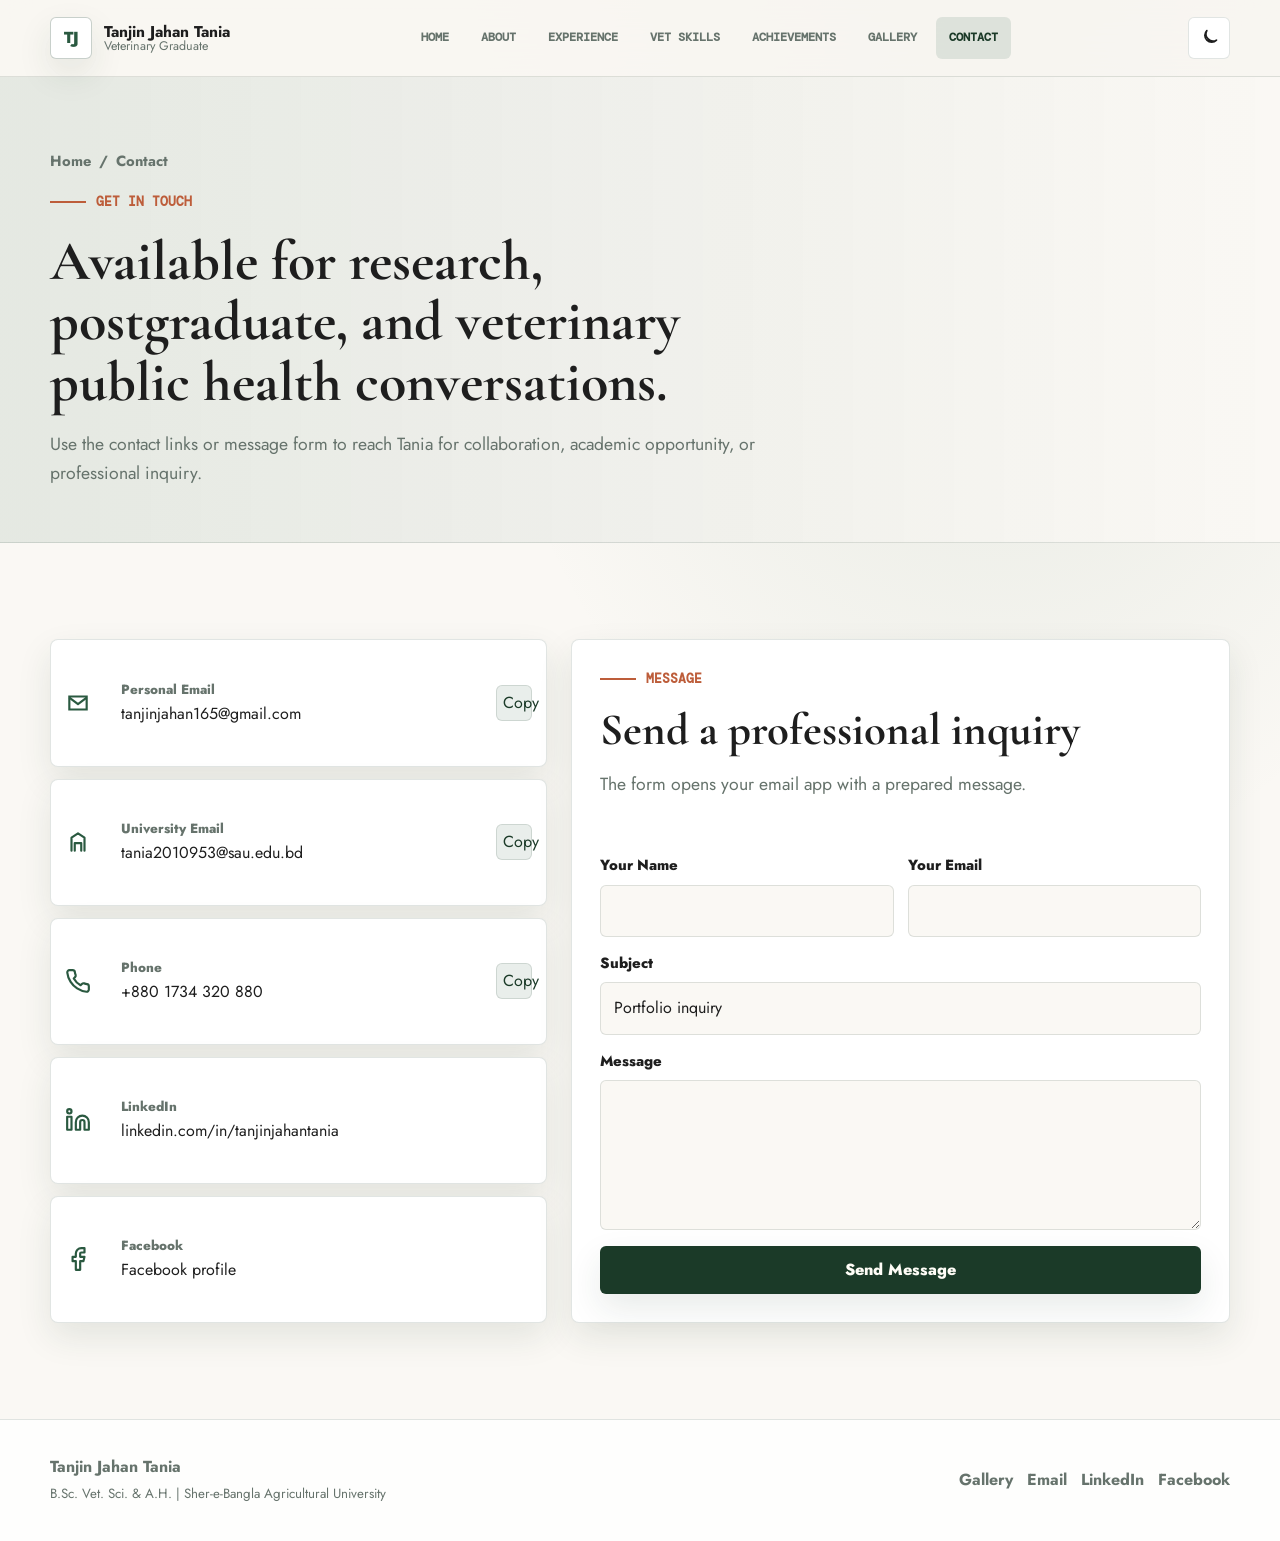
<file: contact.html>
<!DOCTYPE html>
<html lang="en">
<head>
  <meta charset="UTF-8">
  <meta name="viewport" content="width=device-width, initial-scale=1.0">
  <meta name="description" content="Contact Tanjin Jahan Tania for veterinary research, postgraduate, and public health collaboration opportunities.">
  <title>Contact | Tanjin Jahan Tania</title>
  <link rel="stylesheet" href="assets/css/styles.css">
</head>
<body data-page="contact">
  <div class="progress-bar" data-progress></div>
  <header class="site-header">
    <nav class="nav-shell" aria-label="Primary navigation">
      <a class="brand" href="index.html"><span class="brand-mark">TJ</span><span class="brand-text"><strong>Tanjin Jahan Tania</strong><span>Veterinary Graduate</span></span></a>
      <div class="nav-links">
        <a href="index.html" data-page="home">Home</a>
        <a href="about.html" data-page="about">About</a>
        <a href="experience.html" data-page="experience">Experience</a>
        <a href="veterinary-skills.html" data-page="skills">Vet Skills</a>
        <a href="achievements.html" data-page="achievements">Achievements</a>
        <a href="gallery.html" data-page="gallery">Gallery</a>
        <a href="contact.html" data-page="contact">Contact</a>
      </div>
      <div class="nav-actions"><button class="icon-button" type="button" data-theme-toggle aria-label="Use dark theme"></button><button class="icon-button menu-toggle" type="button" data-menu-toggle aria-label="Open menu" aria-expanded="false"></button></div>
    </nav>
  </header>

  <main class="site-main">
    <section class="page-banner">
      <div class="container reveal">
        <div class="breadcrumb"><a href="index.html">Home</a><span>/</span><span>Contact</span></div>
        <span class="eyebrow">Get In Touch</span>
        <h1>Available for research, postgraduate, and veterinary public health conversations.</h1>
        <p class="lead">Use the contact links or message form to reach Tania for collaboration, academic opportunity, or professional inquiry.</p>
      </div>
    </section>

    <section class="section">
      <div class="container contact-grid">
        <aside class="contact-list reveal" aria-label="Contact details">
          <a class="contact-link" href="mailto:tanjinjahan165@gmail.com">
            <svg aria-hidden="true" width="26" height="26" viewBox="0 0 24 24" fill="none"><path d="M4 6h16v12H4z" stroke="currentColor" stroke-width="2"/><path d="m4 7 8 6 8-6" stroke="currentColor" stroke-width="2" stroke-linejoin="round"/></svg>
            <span><small>Personal Email</small>tanjinjahan165@gmail.com</span>
            <button class="copy-button" type="button" data-copy="tanjinjahan165@gmail.com" aria-label="Copy personal email">Copy</button>
          </a>
          <a class="contact-link" href="mailto:tania2010953@sau.edu.bd">
            <svg aria-hidden="true" width="26" height="26" viewBox="0 0 24 24" fill="none"><path d="M6 20V8l6-4 6 4v12M9 20v-7h6v7" stroke="currentColor" stroke-width="2" stroke-linecap="round" stroke-linejoin="round"/></svg>
            <span><small>University Email</small>tania2010953@sau.edu.bd</span>
            <button class="copy-button" type="button" data-copy="tania2010953@sau.edu.bd" aria-label="Copy university email">Copy</button>
          </a>
          <a class="contact-link" href="tel:+8801734320880">
            <svg aria-hidden="true" width="26" height="26" viewBox="0 0 24 24" fill="none"><path d="M22 16.9v3a2 2 0 0 1-2.2 2 19.8 19.8 0 0 1-8.6-3.1 19.4 19.4 0 0 1-6-6A19.8 19.8 0 0 1 2.1 4.2 2 2 0 0 1 4.1 2h3a2 2 0 0 1 2 1.7c.1.9.3 1.8.7 2.6a2 2 0 0 1-.5 2.1L8.1 9.6a16 16 0 0 0 6.3 6.3l1.2-1.2a2 2 0 0 1 2.1-.5c.8.3 1.7.6 2.6.7a2 2 0 0 1 1.7 2Z" stroke="currentColor" stroke-width="2" stroke-linecap="round" stroke-linejoin="round"/></svg>
            <span><small>Phone</small>+880 1734 320 880</span>
            <button class="copy-button" type="button" data-copy="+8801734320880" aria-label="Copy phone number">Copy</button>
          </a>
          <a class="contact-link" href="https://www.linkedin.com/in/tanjinjahantania" target="_blank" rel="noreferrer">
            <svg aria-hidden="true" width="26" height="26" viewBox="0 0 24 24" fill="none"><path d="M16 8a6 6 0 0 1 6 6v7h-4v-7a2 2 0 0 0-4 0v7h-4v-7a6 6 0 0 1 6-6ZM2 9h4v12H2zM4 6a2 2 0 1 0 0-4 2 2 0 0 0 0 4Z" stroke="currentColor" stroke-width="2" stroke-linejoin="round"/></svg>
            <span><small>LinkedIn</small>linkedin.com/in/tanjinjahantania</span>
          </a>
          <a class="contact-link" href="https://www.facebook.com/share/1DC91ALApL/" target="_blank" rel="noreferrer">
            <svg aria-hidden="true" width="26" height="26" viewBox="0 0 24 24" fill="none"><path d="M18 2h-3a5 5 0 0 0-5 5v3H7v4h3v8h4v-8h3l1-4h-4V7a1 1 0 0 1 1-1h3Z" stroke="currentColor" stroke-width="2" stroke-linejoin="round"/></svg>
            <span><small>Facebook</small>Facebook profile</span>
          </a>
        </aside>

        <form class="contact-form reveal" data-contact-form>
          <div class="section-head">
            <span class="eyebrow">Message</span>
            <h2>Send a professional inquiry</h2>
            <p class="lead">The form opens your email app with a prepared message.</p>
          </div>
          <div class="form-grid">
            <div class="field">
              <label for="name">Your Name</label>
              <input id="name" name="name" autocomplete="name" required>
            </div>
            <div class="field">
              <label for="email">Your Email</label>
              <input id="email" name="email" type="email" autocomplete="email" required>
            </div>
            <div class="field full">
              <label for="subject">Subject</label>
              <input id="subject" name="subject" value="Portfolio inquiry">
            </div>
            <div class="field full">
              <label for="message">Message</label>
              <textarea id="message" name="message" required></textarea>
            </div>
          </div>
          <button class="button primary" type="submit">Send Message</button>
        </form>
      </div>
    </section>
  </main>

  <footer class="site-footer"><div class="footer-grid"><p><strong>Tanjin Jahan Tania</strong><br><small>B.Sc. Vet. Sci. &amp; A.H. | Sher-e-Bangla Agricultural University</small></p><div class="footer-links"><a href="gallery.html">Gallery</a><a href="mailto:tanjinjahan165@gmail.com">Email</a><a href="https://www.linkedin.com/in/tanjinjahantania" target="_blank" rel="noreferrer">LinkedIn</a><a href="https://www.facebook.com/share/1DC91ALApL/" target="_blank" rel="noreferrer">Facebook</a></div></div></footer>
  <div class="toast" data-toast role="status" aria-live="polite"></div>
  <script src="assets/js/main.js"></script>
</body>
</html>
</file>
<file: assets/css/styles.css>
@import url("https://fonts.googleapis.com/css2?family=Cormorant+Garamond:wght@400;600;700&family=DM+Mono:wght@300;400&family=Jost:wght@300;400;500;600;700&display=swap");

@layer reset, base, layout, components, pages, utilities;

@layer reset {
  *,
  *::before,
  *::after {
    box-sizing: border-box;
  }

  * {
    margin: 0;
  }

  html {
    color-scheme: light;
    scroll-behavior: smooth;
  }

  body {
    min-height: 100svh;
  }

  img,
  svg {
    display: block;
    max-width: 100%;
  }

  button,
  input,
  textarea,
  select {
    font: inherit;
  }

  a {
    color: inherit;
  }
}

@layer base {
  :root {
    --bg: #faf8f4;
    --surface: #ffffff;
    --surface-2: #f3eee5;
    --ink: #1e1e1e;
    --muted: #66736c;
    --line: rgba(27, 58, 40, 0.13);
    --line-strong: rgba(27, 58, 40, 0.24);
    --primary: #2a5940;
    --primary-dark: #1b3a28;
    --accent: #bd5d3a;
    --gold: #c4922a;
    --sage: #6b8f71;
    --violet: #6854a6;
    --shadow: 0 24px 70px rgba(27, 58, 40, 0.14);
    --shadow-soft: 0 14px 34px rgba(27, 58, 40, 0.1);
    --radius: 8px;
    --radius-sm: 6px;
    --max: 1180px;
    --nav-h: 76px;
    --font-body: Jost, ui-sans-serif, system-ui, -apple-system, BlinkMacSystemFont, "Segoe UI", Arial, sans-serif;
    --font-display: "Cormorant Garamond", Georgia, "Times New Roman", serif;
    --font-mono: "DM Mono", "Cascadia Mono", Consolas, monospace;
  }

  html[data-theme="dark"] {
    color-scheme: dark;
    --bg: #091512;
    --surface: #10221d;
    --surface-2: #132f29;
    --ink: #f5f0e7;
    --muted: #b4c2bd;
    --line: rgba(245, 240, 231, 0.16);
    --line-strong: rgba(245, 240, 231, 0.28);
    --primary: #69c5ba;
    --primary-dark: #dff6f2;
    --accent: #f08268;
    --gold: #ffd17a;
    --violet: #b9a1ff;
    --shadow: 0 24px 70px rgba(0, 0, 0, 0.38);
    --shadow-soft: 0 12px 36px rgba(0, 0, 0, 0.26);
  }

  body {
    background:
      radial-gradient(ellipse at 78% 8%, color-mix(in srgb, var(--sage) 16%, transparent), transparent 34rem),
      linear-gradient(180deg, rgba(196, 146, 42, 0.08), transparent 430px),
      var(--bg);
    color: var(--ink);
    font-family: var(--font-body);
    font-size: 1rem;
    line-height: 1.65;
    letter-spacing: 0;
    overflow-x: hidden;
  }

  body.menu-open {
    overflow: hidden;
  }

  ::selection {
    background: var(--gold);
    color: #10221d;
  }

  h1,
  h2,
  h3 {
    color: var(--ink);
    font-family: var(--font-display);
    font-weight: 700;
    line-height: 1.08;
    letter-spacing: 0;
  }

  h1 {
    font-size: 4.7rem;
    max-width: 12ch;
  }

  h2 {
    font-size: 2.8rem;
  }

  h3 {
    font-size: 1.45rem;
  }

  p {
    color: var(--muted);
  }

  small {
    color: var(--muted);
  }

  :focus-visible {
    outline: 3px solid var(--gold);
    outline-offset: 3px;
  }
}

@layer layout {
  .progress-bar {
    position: fixed;
    inset: 0 auto auto 0;
    z-index: 1000;
    width: 0;
    height: 4px;
    background: linear-gradient(90deg, var(--accent), var(--gold), var(--primary));
  }

  .site-header {
    position: sticky;
    top: 0;
    z-index: 900;
    min-height: var(--nav-h);
    border-bottom: 1px solid var(--line);
    background: color-mix(in srgb, var(--bg) 88%, transparent);
    backdrop-filter: blur(18px);
  }

  .nav-shell {
    width: min(100% - 40px, var(--max));
    min-height: var(--nav-h);
    margin-inline: auto;
    display: grid;
    grid-template-columns: auto 1fr auto;
    align-items: center;
    gap: 24px;
  }

  .brand {
    display: inline-flex;
    align-items: center;
    gap: 12px;
    min-width: 0;
    text-decoration: none;
  }

  .brand-mark {
    width: 42px;
    height: 42px;
    display: grid;
    place-items: center;
    border: 1px solid var(--line-strong);
    border-radius: var(--radius-sm);
    background: var(--surface);
    box-shadow: var(--shadow-soft);
    color: var(--primary);
    font-weight: 800;
  }

  .brand-text {
    display: grid;
    line-height: 1.1;
  }

  .brand-text strong {
    font-size: 0.98rem;
  }

  .brand-text span {
    color: var(--muted);
    font-size: 0.78rem;
  }

  .nav-links {
    justify-self: center;
    display: flex;
    align-items: center;
    justify-content: center;
    gap: 6px;
  }

  .nav-links a {
    min-height: 42px;
    display: inline-flex;
    align-items: center;
    justify-content: center;
    padding: 0 13px;
    border-radius: var(--radius-sm);
    color: var(--muted);
    font-family: var(--font-mono);
    font-size: 0.74rem;
    font-weight: 700;
    text-transform: uppercase;
    text-decoration: none;
    transition: background 180ms ease, color 180ms ease, transform 180ms ease;
  }

  .nav-links a:hover,
  .nav-links a[aria-current="page"] {
    background: color-mix(in srgb, var(--primary) 12%, transparent);
    color: var(--primary-dark);
  }

  .nav-actions {
    display: flex;
    align-items: center;
    justify-content: flex-end;
    gap: 10px;
  }

  .icon-button {
    width: 42px;
    height: 42px;
    display: inline-grid;
    place-items: center;
    border: 1px solid var(--line);
    border-radius: var(--radius-sm);
    background: var(--surface);
    color: var(--ink);
    cursor: pointer;
    transition: transform 180ms ease, border-color 180ms ease, background 180ms ease;
  }

  .icon-button:hover {
    transform: translateY(-1px);
    border-color: var(--line-strong);
  }

  .menu-toggle {
    display: none;
  }

  .site-main {
    min-height: calc(100svh - var(--nav-h));
  }

  .section {
    padding: 96px 0;
  }

  .section.tight {
    padding: 64px 0;
  }

  .container {
    width: min(100% - 40px, var(--max));
    margin-inline: auto;
  }

  .section-head {
    display: grid;
    gap: 16px;
    max-width: 760px;
    margin-bottom: 38px;
  }

  .section-head.center {
    margin-inline: auto;
    text-align: center;
  }

  .eyebrow {
    display: inline-flex;
    align-items: center;
    gap: 10px;
    color: var(--accent);
    font-family: var(--font-mono);
    font-size: 0.82rem;
    font-weight: 800;
    text-transform: uppercase;
    letter-spacing: 0;
  }

  .eyebrow::before {
    content: "";
    width: 36px;
    height: 2px;
    background: currentColor;
  }

  .lead {
    max-width: 760px;
    color: var(--muted);
    font-size: 1.1rem;
  }

  .site-footer {
    border-top: 1px solid var(--line);
    background: color-mix(in srgb, var(--surface) 84%, var(--bg));
  }

  .footer-grid {
    width: min(100% - 40px, var(--max));
    margin-inline: auto;
    padding: 34px 0;
    display: grid;
    grid-template-columns: 1fr auto;
    gap: 24px;
    align-items: center;
  }

  .footer-links {
    display: flex;
    gap: 14px;
    flex-wrap: wrap;
  }

  .footer-links a {
    color: var(--muted);
    text-decoration: none;
    font-weight: 700;
  }

  .footer-links a:hover {
    color: var(--primary);
  }
}

@layer components {
  .button {
    min-height: 48px;
    display: inline-flex;
    align-items: center;
    justify-content: center;
    gap: 10px;
    padding: 0 20px;
    border: 1px solid transparent;
    border-radius: var(--radius-sm);
    font-weight: 800;
    line-height: 1;
    text-decoration: none;
    cursor: pointer;
    transition: transform 180ms ease, box-shadow 180ms ease, background 180ms ease, border-color 180ms ease;
  }

  .button:hover {
    transform: translateY(-2px);
  }

  .button.primary {
    background: var(--primary-dark);
    color: #fffdf7;
    box-shadow: var(--shadow-soft);
  }

  .button.secondary {
    border-color: var(--line-strong);
    background: var(--surface);
    color: var(--ink);
  }

  .button.ghost {
    background: color-mix(in srgb, var(--primary) 11%, transparent);
    color: var(--primary-dark);
  }

  .pill-row {
    display: flex;
    flex-wrap: wrap;
    gap: 10px;
  }

  .pill {
    min-height: 34px;
    display: inline-flex;
    align-items: center;
    gap: 8px;
    padding: 0 12px;
    border: 1px solid var(--line);
    border-radius: 999px;
    background: var(--surface);
    color: var(--muted);
    font-size: 0.9rem;
    font-weight: 700;
  }

  .stat-grid {
    display: grid;
    grid-template-columns: repeat(4, minmax(0, 1fr));
    gap: 14px;
  }

  .stat-card {
    min-height: 126px;
    display: grid;
    align-content: center;
    gap: 8px;
    padding: 22px;
    border: 1px solid var(--line);
    border-radius: var(--radius);
    background: var(--surface);
    box-shadow: var(--shadow-soft);
  }

  .stat-card strong {
    color: var(--primary-dark);
    font-family: var(--font-display);
    font-size: 2.3rem;
    line-height: 1;
  }

  .stat-card span {
    color: var(--muted);
    font-size: 0.92rem;
    font-weight: 700;
  }

  .card-grid {
    display: grid;
    grid-template-columns: repeat(3, minmax(0, 1fr));
    gap: 18px;
  }

  .info-card {
    min-height: 100%;
    padding: 24px;
    border: 1px solid var(--line);
    border-radius: var(--radius);
    background: var(--surface);
    box-shadow: var(--shadow-soft);
  }

  .photo-slot {
    position: relative;
    isolation: isolate;
    overflow: hidden;
    min-height: 260px;
    border: 1px solid var(--line);
    border-radius: var(--radius);
    background:
      linear-gradient(135deg, color-mix(in srgb, var(--primary) 14%, transparent), transparent),
      linear-gradient(145deg, var(--surface), var(--surface-2));
    background-position: center;
    background-size: cover;
    box-shadow: var(--shadow-soft);
  }

  .photo-slot::after {
    content: "";
    position: absolute;
    inset: 0;
    background: linear-gradient(180deg, transparent 42%, rgba(11, 31, 26, 0.68));
    opacity: 0;
    transition: opacity 220ms ease;
    z-index: 0;
  }

  .photo-slot.has-photo::after {
    opacity: 1;
  }

  .photo-slot[data-fit="contain"] {
    background-size: contain;
    background-repeat: no-repeat;
    background-color: #fffdf7;
  }

  .photo-placeholder {
    position: absolute;
    inset: auto 16px 16px 16px;
    display: grid;
    gap: 5px;
    padding: 14px;
    border-radius: var(--radius-sm);
    background: color-mix(in srgb, var(--surface) 88%, transparent);
    border: 1px solid var(--line);
    backdrop-filter: blur(12px);
    transition: opacity 220ms ease, transform 220ms ease;
    z-index: 1;
  }

  .photo-placeholder strong {
    color: var(--ink);
    line-height: 1.2;
  }

  .photo-placeholder span {
    color: var(--muted);
    font-size: 0.86rem;
    font-weight: 700;
    line-height: 1.35;
  }

  .photo-slot.has-photo .photo-placeholder {
    background: rgba(11, 31, 26, 0.74);
    border-color: rgba(255, 255, 255, 0.16);
  }

  .photo-slot.has-photo .photo-placeholder strong,
  .photo-slot.has-photo .photo-placeholder span {
    color: #fffdf7;
  }

  .photo-slot.has-photo .photo-placeholder span {
    display: none;
  }

  .photo-grid {
    display: grid;
    grid-template-columns: repeat(3, minmax(0, 1fr));
    gap: 16px;
  }

  .photo-grid.compact .photo-slot {
    min-height: 220px;
  }

  .photo-guide {
    display: grid;
    gap: 10px;
    padding: 20px;
    border: 1px dashed var(--line-strong);
    border-radius: var(--radius);
    background: color-mix(in srgb, var(--gold) 9%, var(--surface));
  }

  .photo-guide code {
    display: inline-block;
    padding: 3px 6px;
    border-radius: 4px;
    background: color-mix(in srgb, var(--primary) 10%, var(--surface));
    color: var(--primary-dark);
    font-family: var(--font-mono);
    font-size: 0.82rem;
  }

  .info-card .icon {
    width: 46px;
    height: 46px;
    display: grid;
    place-items: center;
    margin-bottom: 20px;
    border-radius: var(--radius-sm);
    background: color-mix(in srgb, var(--primary) 13%, transparent);
    color: var(--primary-dark);
  }

  .info-card h3 {
    margin-bottom: 10px;
  }

  .info-card p {
    font-size: 0.98rem;
  }

  .split {
    display: grid;
    grid-template-columns: 0.92fr 1.08fr;
    gap: 48px;
    align-items: start;
  }

  .panel {
    padding: 28px;
    border: 1px solid var(--line);
    border-radius: var(--radius);
    background: var(--surface);
    box-shadow: var(--shadow-soft);
  }

  .panel h3 {
    margin-bottom: 14px;
  }

  .timeline {
    position: relative;
    display: grid;
    gap: 16px;
  }

  .timeline::before {
    content: "";
    position: absolute;
    inset: 0 auto 0 16px;
    width: 2px;
    background: var(--line);
  }

  .timeline-item {
    position: relative;
    display: grid;
    gap: 8px;
    padding: 20px 20px 20px 54px;
    border: 1px solid var(--line);
    border-radius: var(--radius);
    background: var(--surface);
    box-shadow: var(--shadow-soft);
  }

  .timeline-item::before {
    content: "";
    position: absolute;
    top: 26px;
    left: 9px;
    width: 16px;
    height: 16px;
    border: 4px solid var(--surface);
    border-radius: 50%;
    background: var(--accent);
    box-shadow: 0 0 0 1px var(--line-strong);
  }

  .timeline-item time,
  .meta {
    color: var(--accent);
    font-size: 0.88rem;
    font-weight: 800;
  }

  .tag-list {
    display: flex;
    flex-wrap: wrap;
    gap: 9px;
    margin-top: 16px;
  }

  .tag {
    padding: 6px 10px;
    border-radius: var(--radius-sm);
    background: color-mix(in srgb, var(--gold) 20%, transparent);
    color: color-mix(in srgb, var(--ink) 88%, var(--gold));
    font-size: 0.86rem;
    font-weight: 800;
  }

  .page-banner {
    padding: 72px 0 54px;
    border-bottom: 1px solid var(--line);
    background:
      linear-gradient(90deg, color-mix(in srgb, var(--primary) 10%, transparent), transparent),
      var(--bg);
  }

  .page-banner .container {
    display: grid;
    gap: 18px;
  }

  .page-banner h1 {
    max-width: 780px;
    font-size: 3.5rem;
  }

  .breadcrumb {
    display: flex;
    gap: 8px;
    color: var(--muted);
    font-size: 0.92rem;
    font-weight: 700;
  }

  .breadcrumb a {
    text-decoration: none;
  }

  .breadcrumb a:hover {
    color: var(--primary);
  }

  .reveal {
    opacity: 0;
    transform: translateY(22px);
    transition: opacity 520ms ease, transform 520ms ease;
  }

  .reveal.visible {
    opacity: 1;
    transform: translateY(0);
  }

  .toast {
    position: fixed;
    right: 20px;
    bottom: 20px;
    z-index: 1100;
    max-width: 340px;
    padding: 14px 16px;
    border: 1px solid var(--line);
    border-radius: var(--radius);
    background: var(--surface);
    color: var(--ink);
    box-shadow: var(--shadow);
    opacity: 0;
    transform: translateY(12px);
    pointer-events: none;
    transition: opacity 220ms ease, transform 220ms ease;
  }

  .toast.show {
    opacity: 1;
    transform: translateY(0);
  }
}

@layer pages {
  .hero {
    position: relative;
    min-height: calc(88svh - var(--nav-h));
    display: grid;
    align-items: center;
    overflow: clip;
    border-bottom: 1px solid var(--line);
    background: #0b1f1a;
  }

  .hero::before {
    content: "";
    position: absolute;
    inset: 0;
    background:
      linear-gradient(90deg, rgba(5, 18, 15, 0.86) 0%, rgba(5, 18, 15, 0.68) 42%, rgba(5, 18, 15, 0.14) 100%),
      linear-gradient(180deg, rgba(5, 18, 15, 0.2), rgba(5, 18, 15, 0.68));
    z-index: 1;
  }

  .hero-art {
    position: absolute;
    inset: 0;
    width: 100%;
    height: 100%;
    object-fit: cover;
    object-position: center right;
  }

  .hero .container {
    position: relative;
    z-index: 2;
    padding: 78px 0;
  }

  .hero-layout {
    display: grid;
    grid-template-columns: minmax(0, 1.08fr) minmax(300px, 0.52fr);
    gap: 44px;
    align-items: center;
  }

  .hero-content {
    display: grid;
    gap: 24px;
    max-width: 780px;
  }

  .hero-profile-card {
    display: grid;
    gap: 18px;
    padding: 22px;
    border: 1px solid rgba(255, 255, 255, 0.16);
    border-radius: var(--radius);
    background: rgba(250, 248, 244, 0.1);
    box-shadow: 0 24px 70px rgba(0, 0, 0, 0.24);
    backdrop-filter: blur(16px);
  }

  .portrait-slot {
    min-height: 410px;
    border-color: rgba(255, 255, 255, 0.18);
    background:
      linear-gradient(135deg, rgba(196, 146, 42, 0.22), transparent),
      rgba(255, 255, 255, 0.08);
  }

  .hero-profile-meta {
    display: grid;
    gap: 10px;
  }

  .hero-profile-meta strong {
    color: #fffdf7;
    font-family: var(--font-display);
    font-size: 1.7rem;
    line-height: 1.1;
  }

  .hero-profile-meta span {
    color: rgba(255, 253, 247, 0.78);
  }

  .hero h1,
  .hero p {
    color: #fffdf7;
  }

  .hero .eyebrow {
    color: var(--gold);
  }

  .hero .lead {
    color: rgba(255, 253, 247, 0.82);
  }

  .hero-actions {
    display: flex;
    flex-wrap: wrap;
    gap: 12px;
  }

  .hero-metrics {
    display: grid;
    grid-template-columns: repeat(4, minmax(120px, 1fr));
    gap: 12px;
    max-width: 720px;
    margin-top: 16px;
  }

  .metric {
    min-height: 98px;
    display: grid;
    gap: 6px;
    align-content: center;
    padding: 16px;
    border: 1px solid rgba(255, 255, 255, 0.18);
    border-radius: var(--radius);
    background: rgba(255, 255, 255, 0.09);
    backdrop-filter: blur(10px);
  }

  .metric strong {
    color: #fffdf7;
    font-family: var(--font-display);
    font-size: 2rem;
    line-height: 1;
  }

  .metric span {
    color: rgba(255, 253, 247, 0.76);
    font-size: 0.86rem;
    font-weight: 700;
  }

  .focus-strip {
    margin-top: -26px;
    position: relative;
    z-index: 3;
  }

  .focus-grid {
    display: grid;
    grid-template-columns: repeat(4, minmax(0, 1fr));
    gap: 14px;
  }

  .focus-item {
    min-height: 118px;
    padding: 20px;
    border: 1px solid var(--line);
    border-radius: var(--radius);
    background: var(--surface);
    box-shadow: var(--shadow);
  }

  .focus-item strong {
    display: block;
    color: var(--ink);
    margin-bottom: 6px;
  }

  .focus-item span {
    color: var(--muted);
    font-size: 0.92rem;
  }

  .gallery-intro {
    display: grid;
    grid-template-columns: 1fr 0.72fr;
    gap: 24px;
    align-items: start;
  }

  .profile-list {
    display: grid;
    gap: 12px;
  }

  .profile-row {
    display: grid;
    grid-template-columns: 150px 1fr;
    gap: 18px;
    padding: 14px 0;
    border-bottom: 1px solid var(--line);
  }

  .profile-row:last-child {
    border-bottom: 0;
  }

  .profile-row span {
    color: var(--muted);
    font-weight: 800;
  }

  .profile-row strong {
    color: var(--ink);
  }

  .education-grid {
    display: grid;
    grid-template-columns: repeat(2, minmax(0, 1fr));
    gap: 18px;
  }

  .education-card {
    min-height: 190px;
    display: grid;
    gap: 10px;
    align-content: start;
    padding: 24px;
    border: 1px solid var(--line);
    border-radius: var(--radius);
    background: var(--surface);
    box-shadow: var(--shadow-soft);
  }

  .education-card.featured {
    grid-column: span 2;
    background:
      linear-gradient(135deg, color-mix(in srgb, var(--primary) 12%, transparent), transparent),
      var(--surface);
  }

  .experience-board {
    display: grid;
    grid-template-columns: 1.2fr 0.8fr;
    gap: 22px;
  }

  .detail-list {
    display: grid;
    gap: 12px;
  }

  details {
    border: 1px solid var(--line);
    border-radius: var(--radius);
    background: var(--surface);
    box-shadow: var(--shadow-soft);
  }

  summary {
    min-height: 58px;
    display: flex;
    align-items: center;
    justify-content: space-between;
    gap: 14px;
    padding: 0 18px;
    cursor: pointer;
    color: var(--ink);
    font-weight: 800;
  }

  summary::after {
    content: "+";
    width: 28px;
    height: 28px;
    display: grid;
    place-items: center;
    border-radius: var(--radius-sm);
    background: color-mix(in srgb, var(--primary) 11%, transparent);
    color: var(--primary-dark);
  }

  details[open] summary::after {
    content: "-";
  }

  details p,
  details ul {
    padding: 0 18px 18px;
  }

  details ul {
    color: var(--muted);
    padding-left: 38px;
  }

  .skill-toolbar {
    display: flex;
    flex-wrap: wrap;
    gap: 10px;
    margin-bottom: 24px;
  }

  .filter-button {
    min-height: 42px;
    padding: 0 14px;
    border: 1px solid var(--line);
    border-radius: 999px;
    background: var(--surface);
    color: var(--muted);
    cursor: pointer;
    font-weight: 800;
    transition: background 180ms ease, color 180ms ease, transform 180ms ease;
  }

  .filter-button:hover,
  .filter-button.is-active {
    background: var(--primary-dark);
    color: #fffdf7;
    transform: translateY(-1px);
  }

  .skill-grid {
    display: grid;
    grid-template-columns: repeat(3, minmax(0, 1fr));
    gap: 16px;
  }

  .skill-card {
    min-height: 250px;
    display: grid;
    grid-template-rows: auto auto 1fr auto;
    gap: 12px;
    padding: 22px;
    border: 1px solid var(--line);
    border-radius: var(--radius);
    background: var(--surface);
    box-shadow: var(--shadow-soft);
    transition: transform 220ms ease, opacity 220ms ease;
  }

  .skill-card.is-hidden {
    display: none;
  }

  .skill-card:hover {
    transform: translateY(-4px);
  }

  .skill-type {
    width: max-content;
    padding: 5px 9px;
    border-radius: var(--radius-sm);
    background: color-mix(in srgb, var(--accent) 14%, transparent);
    color: var(--accent);
    font-size: 0.78rem;
    font-weight: 900;
  }

  .skill-meter {
    height: 8px;
    overflow: hidden;
    border-radius: 999px;
    background: color-mix(in srgb, var(--muted) 18%, transparent);
  }

  .skill-meter span {
    display: block;
    width: 0;
    height: 100%;
    border-radius: inherit;
    background: linear-gradient(90deg, var(--primary), var(--gold), var(--accent));
    transition: width 900ms ease;
  }

  .skill-card.visible .skill-meter span {
    width: var(--level);
  }

  .workflow {
    display: grid;
    grid-template-columns: 280px 1fr;
    gap: 18px;
    align-items: start;
  }

  .workflow-tabs {
    display: grid;
    gap: 10px;
  }

  .workflow-tab {
    min-height: 54px;
    padding: 0 16px;
    border: 1px solid var(--line);
    border-radius: var(--radius);
    background: var(--surface);
    color: var(--muted);
    cursor: pointer;
    text-align: left;
    font-weight: 800;
  }

  .workflow-tab.is-active {
    background: var(--primary-dark);
    color: #fffdf7;
  }

  .workflow-panel {
    display: none;
    min-height: 300px;
    padding: 28px;
    border: 1px solid var(--line);
    border-radius: var(--radius);
    background: var(--surface);
    box-shadow: var(--shadow-soft);
  }

  .workflow-panel.is-active {
    display: grid;
    gap: 16px;
  }

  .workflow-panel ul {
    color: var(--muted);
    padding-left: 20px;
  }

  .award-grid {
    display: grid;
    grid-template-columns: repeat(3, minmax(0, 1fr));
    gap: 16px;
  }

  .award-card {
    min-height: 190px;
    padding: 22px;
    border: 1px solid var(--line);
    border-radius: var(--radius);
    background: var(--surface);
    box-shadow: var(--shadow-soft);
  }

  .award-card .year {
    display: inline-flex;
    margin-bottom: 14px;
    padding: 5px 10px;
    border-radius: var(--radius-sm);
    background: color-mix(in srgb, var(--violet) 13%, transparent);
    color: var(--violet);
    font-weight: 900;
  }

  .research-feature {
    display: grid;
    gap: 16px;
    padding: 34px;
    border: 1px solid var(--line);
    border-radius: var(--radius);
    background:
      linear-gradient(135deg, color-mix(in srgb, var(--gold) 14%, transparent), transparent),
      var(--surface);
    box-shadow: var(--shadow-soft);
  }

  .contact-grid {
    display: grid;
    grid-template-columns: 0.86fr 1.14fr;
    gap: 24px;
  }

  .contact-list {
    display: grid;
    gap: 12px;
  }

  .contact-link {
    min-height: 74px;
    display: grid;
    grid-template-columns: 42px 1fr auto;
    gap: 14px;
    align-items: center;
    padding: 14px;
    border: 1px solid var(--line);
    border-radius: var(--radius);
    background: var(--surface);
    color: var(--ink);
    text-decoration: none;
    box-shadow: var(--shadow-soft);
  }

  .contact-link svg {
    color: var(--primary);
  }

  .contact-link small {
    display: block;
    font-weight: 800;
  }

  .copy-button {
    width: 36px;
    height: 36px;
    display: grid;
    place-items: center;
    border: 1px solid var(--line);
    border-radius: var(--radius-sm);
    background: color-mix(in srgb, var(--primary) 10%, transparent);
    color: var(--primary-dark);
    cursor: pointer;
  }

  .contact-form {
    display: grid;
    gap: 16px;
    padding: 28px;
    border: 1px solid var(--line);
    border-radius: var(--radius);
    background: var(--surface);
    box-shadow: var(--shadow-soft);
  }

  .form-grid {
    display: grid;
    grid-template-columns: repeat(2, minmax(0, 1fr));
    gap: 14px;
  }

  .field {
    display: grid;
    gap: 7px;
  }

  .field.full {
    grid-column: 1 / -1;
  }

  label {
    color: var(--ink);
    font-size: 0.92rem;
    font-weight: 800;
  }

  input,
  textarea {
    width: 100%;
    min-height: 48px;
    border: 1px solid var(--line);
    border-radius: var(--radius-sm);
    background: var(--bg);
    color: var(--ink);
    padding: 12px 13px;
    outline: 0;
    transition: border-color 180ms ease, box-shadow 180ms ease;
  }

  textarea {
    min-height: 150px;
    resize: vertical;
  }

  input:focus,
  textarea:focus {
    border-color: var(--primary);
    box-shadow: 0 0 0 4px color-mix(in srgb, var(--primary) 16%, transparent);
  }
}

@layer utilities {
  .surface-band {
    background: var(--surface-2);
    border-block: 1px solid var(--line);
  }

  .dark-band {
    background: var(--primary-dark);
    color: #fffdf7;
  }

  .dark-band h2,
  .dark-band p,
  .dark-band .eyebrow {
    color: #fffdf7;
  }

  .dark-band p {
    color: rgba(255, 253, 247, 0.78);
  }

  html[data-theme="dark"] .button.primary,
  html[data-theme="dark"] .filter-button:hover,
  html[data-theme="dark"] .filter-button.is-active,
  html[data-theme="dark"] .workflow-tab.is-active {
    background: var(--primary);
    color: #07110f;
  }

  html[data-theme="dark"] .dark-band {
    background: #07110f;
  }

  .cta-row {
    display: flex;
    flex-wrap: wrap;
    gap: 12px;
    margin-top: 26px;
  }

  .sr-only {
    position: absolute;
    width: 1px;
    height: 1px;
    padding: 0;
    margin: -1px;
    overflow: hidden;
    clip: rect(0, 0, 0, 0);
    white-space: nowrap;
    border: 0;
  }

  @media (max-width: 1040px) {
    h1 {
      font-size: 3.5rem;
    }

    h2 {
      font-size: 2.35rem;
    }

    .nav-shell {
      grid-template-columns: auto auto;
    }

    .nav-links {
      position: fixed;
      inset: var(--nav-h) 0 auto 0;
      display: none;
      width: 100%;
      padding: 18px 20px 24px;
      border-bottom: 1px solid var(--line);
      background: var(--bg);
      box-shadow: var(--shadow);
    }

    body.menu-open .nav-links {
      display: grid;
      justify-items: stretch;
      gap: 8px;
    }

    .nav-links a {
      justify-content: flex-start;
    }

    .nav-actions {
      justify-self: end;
    }

    .menu-toggle {
      display: inline-grid;
    }

    .hero-metrics,
    .focus-grid,
    .stat-grid,
    .card-grid,
    .skill-grid,
    .award-grid,
    .photo-grid {
      grid-template-columns: repeat(2, minmax(0, 1fr));
    }

    .split,
    .experience-board,
    .workflow,
    .contact-grid,
    .hero-layout,
    .gallery-intro {
      grid-template-columns: 1fr;
    }

    .footer-grid {
      grid-template-columns: 1fr;
    }
  }

  @media (max-width: 720px) {
    :root {
      --nav-h: 68px;
    }

    body {
      font-size: 0.98rem;
    }

    h1,
    .page-banner h1 {
      font-size: 2.65rem;
    }

    h2 {
      font-size: 2rem;
    }

    .brand-text span {
      display: none;
    }

    .section {
      padding: 68px 0;
    }

    .hero {
      min-height: auto;
    }

    .hero .container {
      padding: 62px 0;
    }

    .hero::before {
      background: rgba(5, 18, 15, 0.78);
    }

    .hero-metrics,
    .focus-grid,
    .stat-grid,
    .card-grid,
    .education-grid,
    .skill-grid,
    .award-grid,
    .photo-grid,
    .form-grid {
      grid-template-columns: 1fr;
    }

    .portrait-slot,
    .photo-slot {
      min-height: 300px;
    }

    .education-card.featured {
      grid-column: auto;
    }

    .profile-row {
      grid-template-columns: 1fr;
      gap: 3px;
    }

    .contact-link {
      grid-template-columns: 36px 1fr;
    }

    .contact-link .copy-button {
      grid-column: 2;
      width: max-content;
      min-height: 36px;
      padding: 0 12px;
    }
  }

  @media (prefers-reduced-motion: reduce) {
    *,
    *::before,
    *::after {
      animation-duration: 0.01ms !important;
      animation-iteration-count: 1 !important;
      scroll-behavior: auto !important;
      transition-duration: 0.01ms !important;
    }

    .reveal {
      opacity: 1;
      transform: none;
    }
  }

  @media print {
    .site-header,
    .progress-bar,
    .toast,
    .contact-form {
      display: none !important;
    }

    body {
      background: #fff;
      color: #000;
    }

    .section,
    .page-banner {
      padding: 24px 0;
    }
  }
}
</file>
